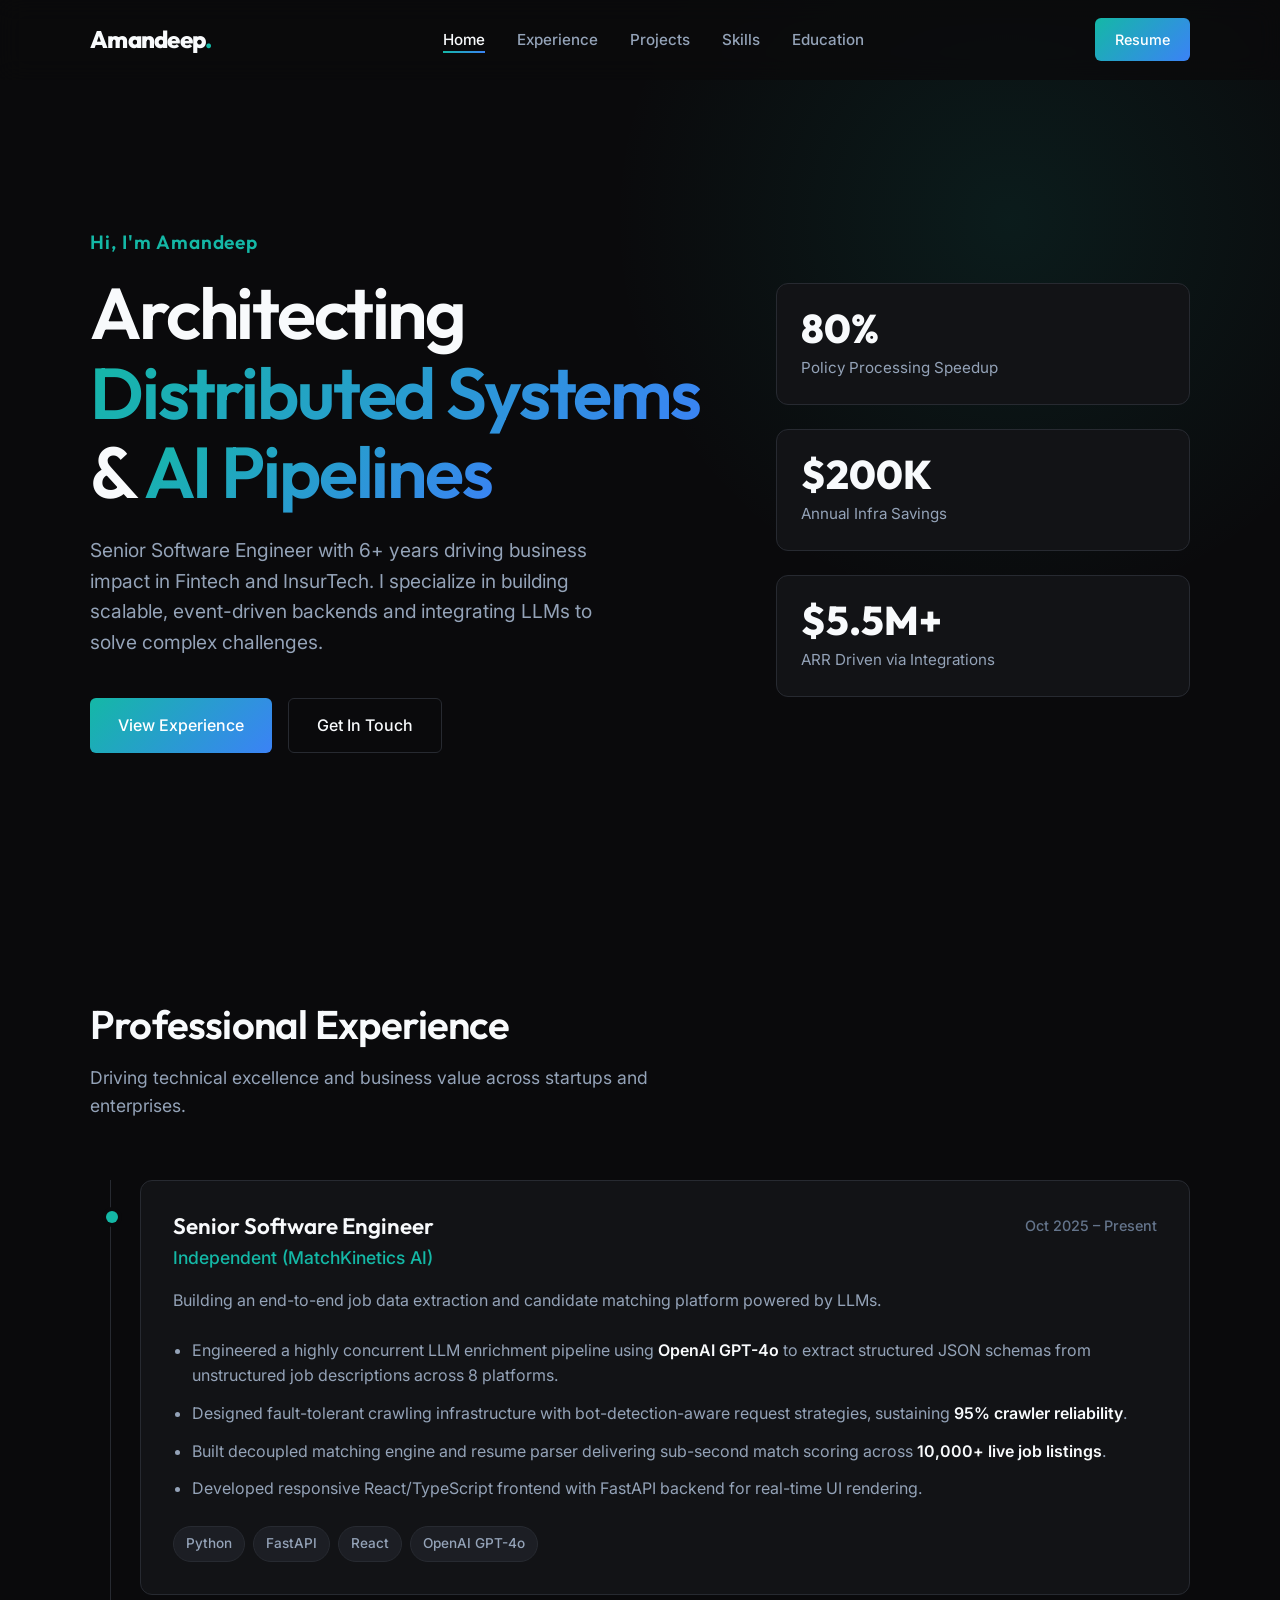
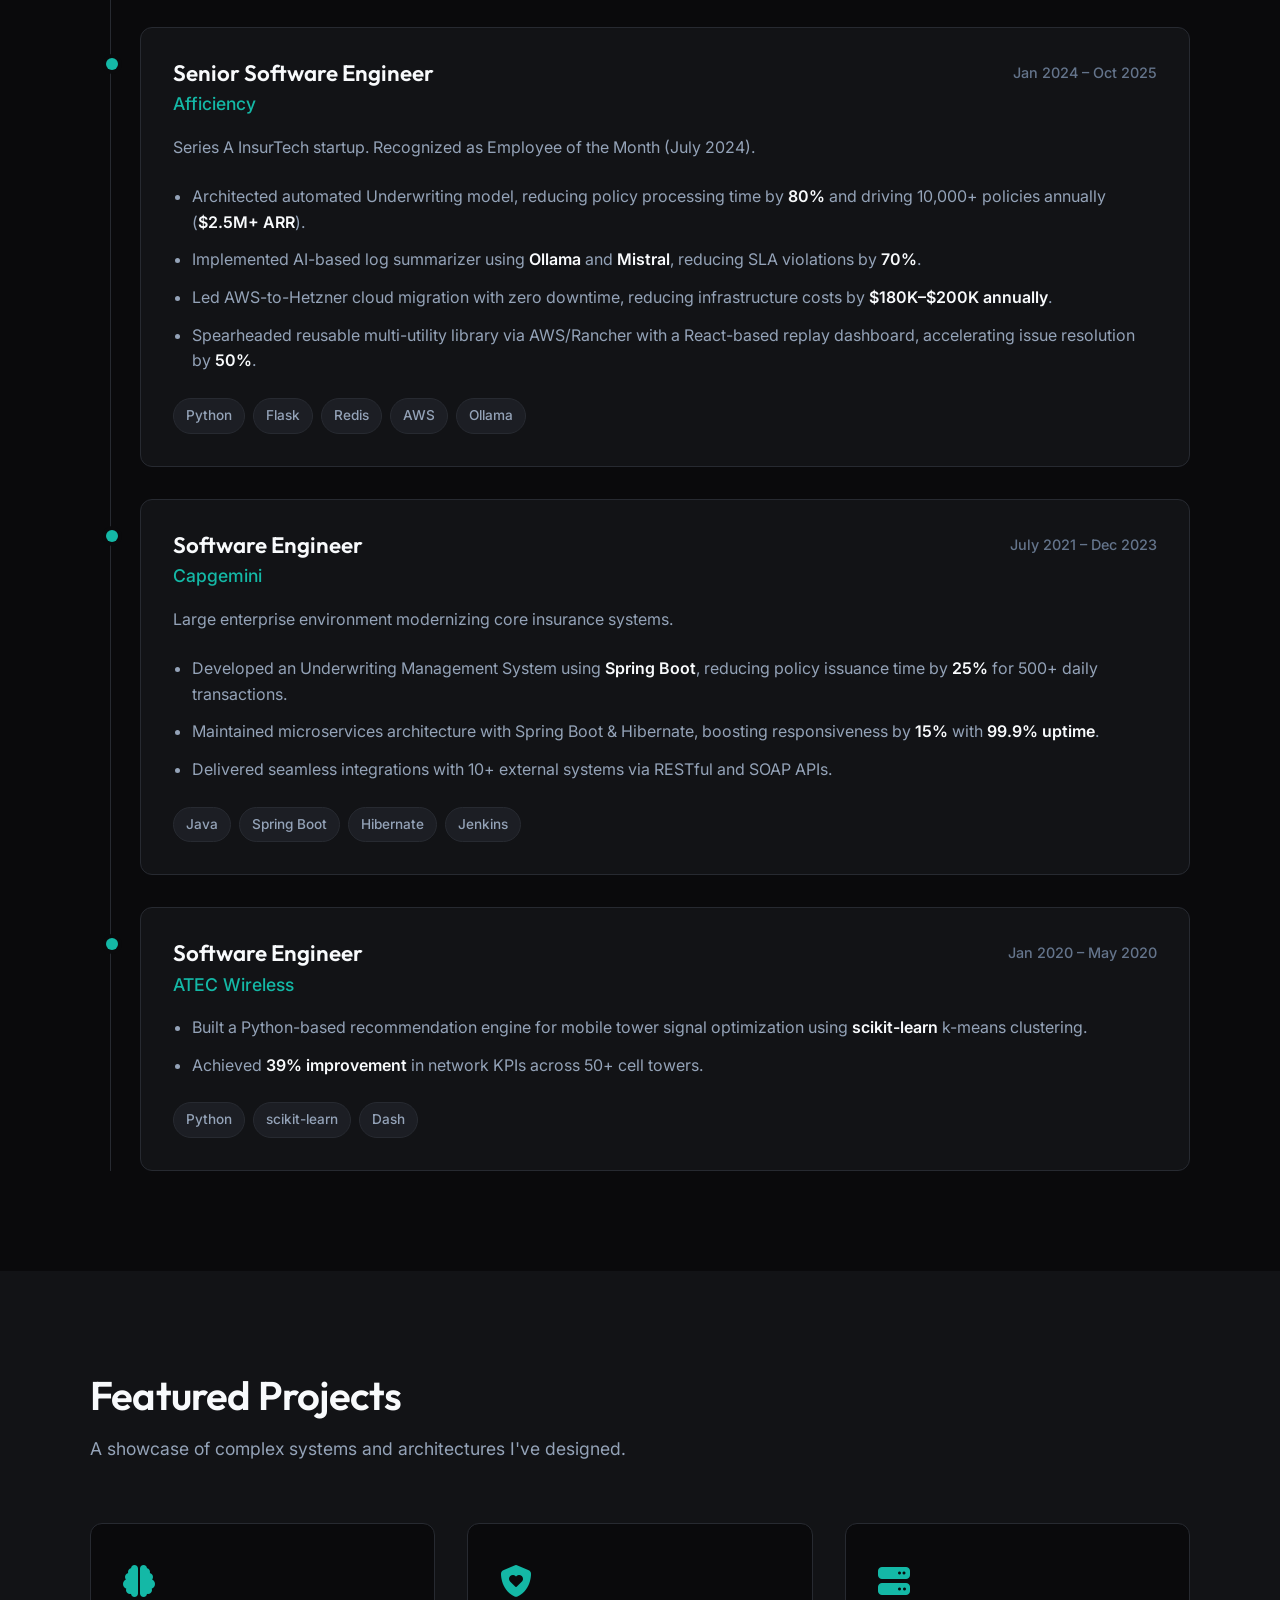
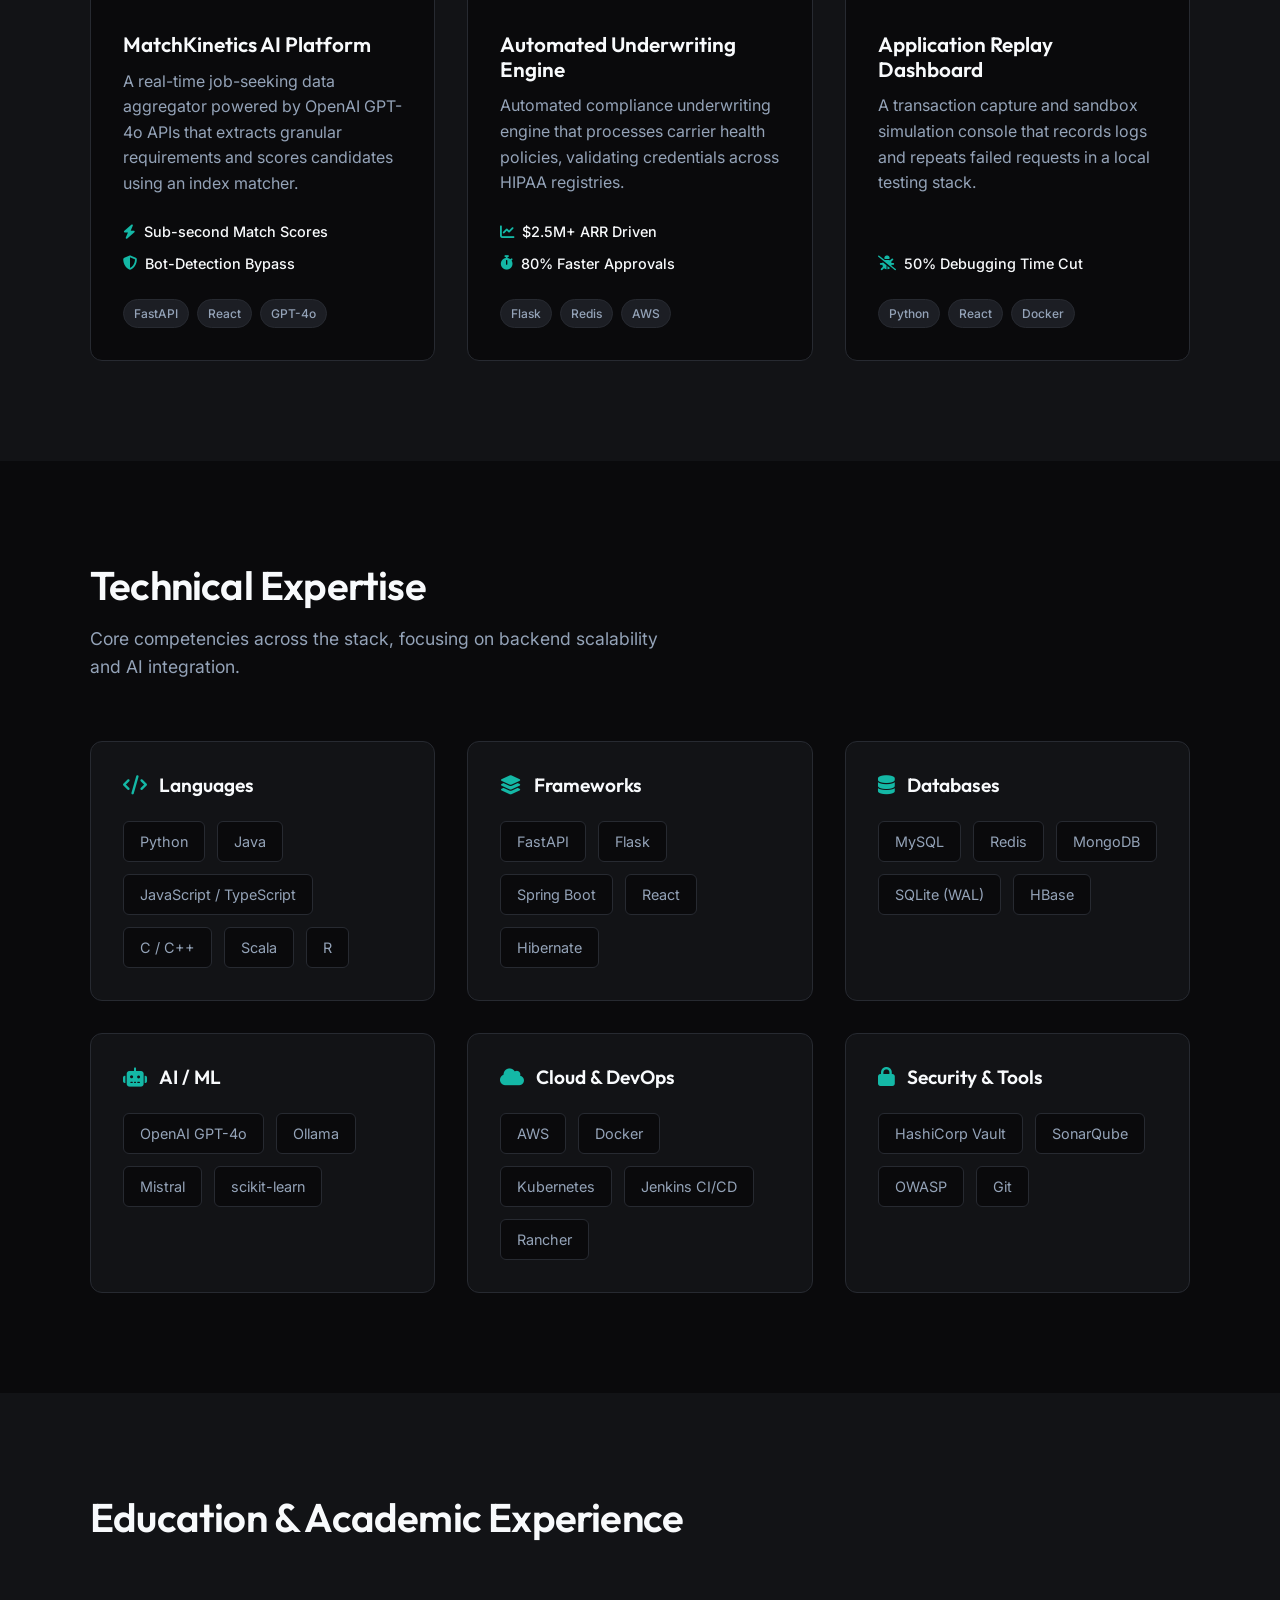
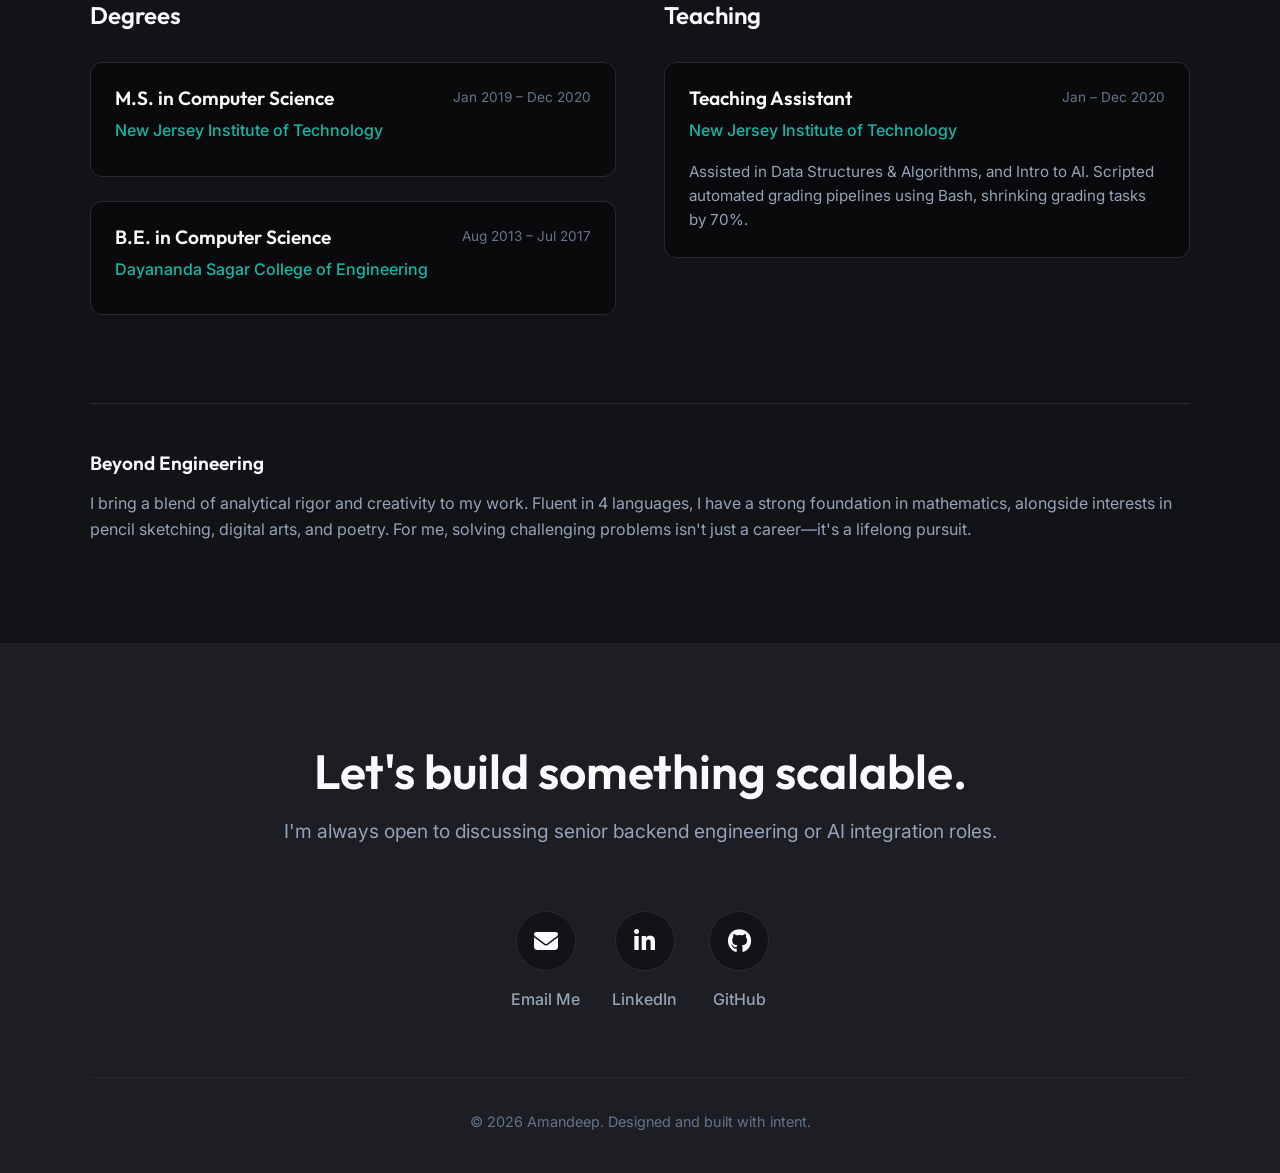
<file: index.html>
<!DOCTYPE html>
<html lang="en">
<head>
  <meta charset="UTF-8">
  <meta name="viewport" content="width=device-width, initial-scale=1.0">
  <meta name="description" content="Portfolio of Amandeep - Senior Software Engineer with 6+ years of experience in distributed backend architectures, InsurTech policy systems, and AI/ML pipelines.">
  <meta name="author" content="Amandeep">
  <meta name="keywords" content="Amandeep, Software Engineer, Backend Engineer, Python, Java, FastAPI, Spring Boot, InsurTech, AI, Machine Learning">
  
  <title>Amandeep | Senior Software Engineer</title>
  
  <link rel="preconnect" href="https://fonts.googleapis.com">
  <link rel="preconnect" href="https://fonts.gstatic.com" crossorigin>
  <link href="https://fonts.googleapis.com/css2?family=Inter:wght@300;400;500;600;700&family=Outfit:wght@400;600;800&display=swap" rel="stylesheet">
  <link rel="stylesheet" href="https://cdnjs.cloudflare.com/ajax/libs/font-awesome/6.4.0/css/all.min.css">
  <link rel="stylesheet" href="assets/css/style.css">
</head>
<body class="dark-theme">

  <nav class="navbar" id="navbar">
    <div class="container nav-container">
      <a href="#hero" class="logo">
        <span class="logo-text">Amandeep<span class="accent">.</span></span>
      </a>
      
      <ul class="nav-links" id="nav-links">
        <li><a href="#hero" class="nav-link active">Home</a></li>
        <li><a href="#experience" class="nav-link">Experience</a></li>
        <li><a href="#projects" class="nav-link">Projects</a></li>
        <li><a href="#skills" class="nav-link">Skills</a></li>
        <li><a href="#education" class="nav-link">Education</a></li>
      </ul>
      
      <div class="nav-actions">
        <a href="assets/Fnu_Amandeep_Resume.pdf" target="_blank" class="btn btn-primary btn-sm">
          Resume
        </a>
        <button class="menu-toggle" id="menu-toggle" aria-label="Toggle navigation menu">
          <i class="fas fa-bars"></i>
        </button>
      </div>
    </div>
  </nav>

  <main>
    <!-- Hero Section -->
    <section id="hero" class="hero">
      <div class="hero-bg-accent"></div>
      <div class="container hero-container">
        <div class="hero-content">
          <p class="hero-greeting">Hi, I'm Amandeep</p>
          <h1 class="hero-title">Architecting <span class="text-gradient">Distributed Systems</span> & <span class="text-gradient">AI Pipelines</span></h1>
          <p class="hero-description">
            Senior Software Engineer with 6+ years driving business impact in Fintech and InsurTech. I specialize in building scalable, event-driven backends and integrating LLMs to solve complex challenges.
          </p>
          <div class="hero-ctas">
            <a href="#experience" class="btn btn-primary">View Experience</a>
            <a href="#contact" class="btn btn-secondary">Get In Touch</a>
          </div>
        </div>
        
        <div class="hero-stats">
          <div class="stat-card fade-up" style="transition-delay: 0.1s">
            <div class="stat-value">80%</div>
            <div class="stat-label">Policy Processing Speedup</div>
          </div>
          <div class="stat-card fade-up" style="transition-delay: 0.2s">
            <div class="stat-value">$200K</div>
            <div class="stat-label">Annual Infra Savings</div>
          </div>
          <div class="stat-card fade-up" style="transition-delay: 0.3s">
            <div class="stat-value">$5.5M+</div>
            <div class="stat-label">ARR Driven via Integrations</div>
          </div>
        </div>
      </div>
    </section>

    <!-- Experience Section -->
    <section id="experience" class="section">
      <div class="container">
        <div class="section-header fade-up">
          <h2 class="section-title">Professional Experience</h2>
          <p class="section-subtitle">Driving technical excellence and business value across startups and enterprises.</p>
        </div>
        
        <div class="experience-timeline">
          <!-- Job 1 -->
          <div class="experience-card fade-up">
            <div class="exp-header">
              <div class="exp-title-group">
                <h3>Senior Software Engineer</h3>
                <span class="exp-company">Independent (MatchKinetics AI)</span>
              </div>
              <div class="exp-meta">
                <span class="exp-date">Oct 2025 – Present</span>
              </div>
            </div>
            <p class="exp-summary">Building an end-to-end job data extraction and candidate matching platform powered by LLMs.</p>
            <ul class="exp-bullets">
              <li>Engineered a highly concurrent LLM enrichment pipeline using <strong>OpenAI GPT-4o</strong> to extract structured JSON schemas from unstructured job descriptions across 8 platforms.</li>
              <li>Designed fault-tolerant crawling infrastructure with bot-detection-aware request strategies, sustaining <strong>95% crawler reliability</strong>.</li>
              <li>Built decoupled matching engine and resume parser delivering sub-second match scoring across <strong>10,000+ live job listings</strong>.</li>
              <li>Developed responsive React/TypeScript frontend with FastAPI backend for real-time UI rendering.</li>
            </ul>
            <div class="tech-stack">
              <span class="tech-pill">Python</span>
              <span class="tech-pill">FastAPI</span>
              <span class="tech-pill">React</span>
              <span class="tech-pill">OpenAI GPT-4o</span>
            </div>
          </div>

          <!-- Job 2 -->
          <div class="experience-card fade-up">
            <div class="exp-header">
              <div class="exp-title-group">
                <h3>Senior Software Engineer</h3>
                <span class="exp-company">Afficiency</span>
              </div>
              <div class="exp-meta">
                <span class="exp-date">Jan 2024 – Oct 2025</span>
              </div>
            </div>
            <p class="exp-summary">Series A InsurTech startup. Recognized as Employee of the Month (July 2024).</p>
            <ul class="exp-bullets">
              <li>Architected automated Underwriting model, reducing policy processing time by <strong>80%</strong> and driving 10,000+ policies annually (<strong>$2.5M+ ARR</strong>).</li>
              <li>Implemented AI-based log summarizer using <strong>Ollama</strong> and <strong>Mistral</strong>, reducing SLA violations by <strong>70%</strong>.</li>
              <li>Led AWS-to-Hetzner cloud migration with zero downtime, reducing infrastructure costs by <strong>$180K–$200K annually</strong>.</li>
              <li>Spearheaded reusable multi-utility library via AWS/Rancher with a React-based replay dashboard, accelerating issue resolution by <strong>50%</strong>.</li>
            </ul>
            <div class="tech-stack">
              <span class="tech-pill">Python</span>
              <span class="tech-pill">Flask</span>
              <span class="tech-pill">Redis</span>
              <span class="tech-pill">AWS</span>
              <span class="tech-pill">Ollama</span>
            </div>
          </div>

          <!-- Job 3 -->
          <div class="experience-card fade-up">
            <div class="exp-header">
              <div class="exp-title-group">
                <h3>Software Engineer</h3>
                <span class="exp-company">Capgemini</span>
              </div>
              <div class="exp-meta">
                <span class="exp-date">July 2021 – Dec 2023</span>
              </div>
            </div>
            <p class="exp-summary">Large enterprise environment modernizing core insurance systems.</p>
            <ul class="exp-bullets">
              <li>Developed an Underwriting Management System using <strong>Spring Boot</strong>, reducing policy issuance time by <strong>25%</strong> for 500+ daily transactions.</li>
              <li>Maintained microservices architecture with Spring Boot & Hibernate, boosting responsiveness by <strong>15%</strong> with <strong>99.9% uptime</strong>.</li>
              <li>Delivered seamless integrations with 10+ external systems via RESTful and SOAP APIs.</li>
            </ul>
            <div class="tech-stack">
              <span class="tech-pill">Java</span>
              <span class="tech-pill">Spring Boot</span>
              <span class="tech-pill">Hibernate</span>
              <span class="tech-pill">Jenkins</span>
            </div>
          </div>
          
          <!-- Job 4 -->
          <div class="experience-card fade-up">
            <div class="exp-header">
              <div class="exp-title-group">
                <h3>Software Engineer</h3>
                <span class="exp-company">ATEC Wireless</span>
              </div>
              <div class="exp-meta">
                <span class="exp-date">Jan 2020 – May 2020</span>
              </div>
            </div>
            <ul class="exp-bullets">
              <li>Built a Python-based recommendation engine for mobile tower signal optimization using <strong>scikit-learn</strong> k-means clustering.</li>
              <li>Achieved <strong>39% improvement</strong> in network KPIs across 50+ cell towers.</li>
            </ul>
            <div class="tech-stack">
              <span class="tech-pill">Python</span>
              <span class="tech-pill">scikit-learn</span>
              <span class="tech-pill">Dash</span>
            </div>
          </div>
        </div>
      </div>
    </section>

    <!-- Projects Section -->
    <section id="projects" class="section section-alt">
      <div class="container">
        <div class="section-header fade-up">
          <h2 class="section-title">Featured Projects</h2>
          <p class="section-subtitle">A showcase of complex systems and architectures I've designed.</p>
        </div>
        
        <div class="projects-grid">
          <!-- Project 1 -->
          <div class="project-card fade-up">
            <div class="project-icon"><i class="fas fa-brain"></i></div>
            <h3 class="project-title">MatchKinetics AI Platform</h3>
            <p class="project-desc">A real-time job-seeking data aggregator powered by OpenAI GPT-4o APIs that extracts granular requirements and scores candidates using an index matcher.</p>
            <div class="project-highlights">
              <span><i class="fas fa-bolt"></i> Sub-second Match Scores</span>
              <span><i class="fas fa-shield-halved"></i> Bot-Detection Bypass</span>
            </div>
            <div class="tech-stack small">
              <span class="tech-pill">FastAPI</span><span class="tech-pill">React</span><span class="tech-pill">GPT-4o</span>
            </div>
          </div>

          <!-- Project 2 -->
          <div class="project-card fade-up" style="transition-delay: 0.1s">
            <div class="project-icon"><i class="fas fa-shield-heart"></i></div>
            <h3 class="project-title">Automated Underwriting Engine</h3>
            <p class="project-desc">Automated compliance underwriting engine that processes carrier health policies, validating credentials across HIPAA registries.</p>
            <div class="project-highlights">
              <span><i class="fas fa-chart-line"></i> $2.5M+ ARR Driven</span>
              <span><i class="fas fa-stopwatch"></i> 80% Faster Approvals</span>
            </div>
            <div class="tech-stack small">
              <span class="tech-pill">Flask</span><span class="tech-pill">Redis</span><span class="tech-pill">AWS</span>
            </div>
          </div>

          <!-- Project 3 -->
          <div class="project-card fade-up" style="transition-delay: 0.2s">
            <div class="project-icon"><i class="fas fa-server"></i></div>
            <h3 class="project-title">Application Replay Dashboard</h3>
            <p class="project-desc">A transaction capture and sandbox simulation console that records logs and repeats failed requests in a local testing stack.</p>
            <div class="project-highlights">
              <span><i class="fas fa-bug-slash"></i> 50% Debugging Time Cut</span>
            </div>
            <div class="tech-stack small">
              <span class="tech-pill">Python</span><span class="tech-pill">React</span><span class="tech-pill">Docker</span>
            </div>
          </div>
        </div>
      </div>
    </section>

    <!-- Skills Section -->
    <section id="skills" class="section">
      <div class="container">
        <div class="section-header fade-up">
          <h2 class="section-title">Technical Expertise</h2>
          <p class="section-subtitle">Core competencies across the stack, focusing on backend scalability and AI integration.</p>
        </div>
        
        <div class="skills-grid">
          <div class="skill-category fade-up">
            <h3><i class="fas fa-code"></i> Languages</h3>
            <div class="skill-list">
              <span>Python</span><span>Java</span><span>JavaScript / TypeScript</span><span>C / C++</span><span>Scala</span><span>R</span>
            </div>
          </div>
          <div class="skill-category fade-up">
            <h3><i class="fas fa-layer-group"></i> Frameworks</h3>
            <div class="skill-list">
              <span>FastAPI</span><span>Flask</span><span>Spring Boot</span><span>React</span><span>Hibernate</span>
            </div>
          </div>
          <div class="skill-category fade-up">
            <h3><i class="fas fa-database"></i> Databases</h3>
            <div class="skill-list">
              <span>MySQL</span><span>Redis</span><span>MongoDB</span><span>SQLite (WAL)</span><span>HBase</span>
            </div>
          </div>
          <div class="skill-category fade-up">
            <h3><i class="fas fa-robot"></i> AI / ML</h3>
            <div class="skill-list">
              <span>OpenAI GPT-4o</span><span>Ollama</span><span>Mistral</span><span>scikit-learn</span>
            </div>
          </div>
          <div class="skill-category fade-up">
            <h3><i class="fas fa-cloud"></i> Cloud & DevOps</h3>
            <div class="skill-list">
              <span>AWS</span><span>Docker</span><span>Kubernetes</span><span>Jenkins CI/CD</span><span>Rancher</span>
            </div>
          </div>
          <div class="skill-category fade-up">
            <h3><i class="fas fa-lock"></i> Security & Tools</h3>
            <div class="skill-list">
              <span>HashiCorp Vault</span><span>SonarQube</span><span>OWASP</span><span>Git</span>
            </div>
          </div>
        </div>
      </div>
    </section>

    <!-- Education Section -->
    <section id="education" class="section section-alt">
      <div class="container">
        <div class="section-header fade-up">
          <h2 class="section-title">Education & Academic Experience</h2>
        </div>
        
        <div class="edu-grid">
          <div class="edu-column fade-up">
            <h3 class="column-title">Degrees</h3>
            <div class="edu-card">
              <div class="edu-card-header">
                <h4>M.S. in Computer Science</h4>
                <span class="edu-date">Jan 2019 – Dec 2020</span>
              </div>
              <p class="edu-school">New Jersey Institute of Technology</p>
            </div>
            <div class="edu-card">
              <div class="edu-card-header">
                <h4>B.E. in Computer Science</h4>
                <span class="edu-date">Aug 2013 – Jul 2017</span>
              </div>
              <p class="edu-school">Dayananda Sagar College of Engineering</p>
            </div>
          </div>
          
          <div class="edu-column fade-up" style="transition-delay: 0.1s">
            <h3 class="column-title">Teaching</h3>
            <div class="edu-card">
              <div class="edu-card-header">
                <h4>Teaching Assistant</h4>
                <span class="edu-date">Jan – Dec 2020</span>
              </div>
              <p class="edu-school">New Jersey Institute of Technology</p>
              <p class="edu-desc">Assisted in Data Structures & Algorithms, and Intro to AI. Scripted automated grading pipelines using Bash, shrinking grading tasks by 70%.</p>
            </div>
          </div>
        </div>
        
        <div class="about-bio fade-up" style="margin-top: 4rem; padding-top: 3rem; border-top: 1px solid var(--border-color);">
          <h3 style="margin-bottom: 1rem; color: var(--text-primary); font-size: 1.2rem;">Beyond Engineering</h3>
          <p style="color: var(--text-secondary); line-height: 1.6;">
            I bring a blend of analytical rigor and creativity to my work. Fluent in 4 languages, I have a strong foundation in mathematics, alongside interests in pencil sketching, digital arts, and poetry. For me, solving challenging problems isn't just a career—it's a lifelong pursuit.
          </p>
        </div>
      </div>
    </section>
  </main>

  <footer id="contact" class="footer">
    <div class="container footer-container">
      <div class="footer-cta fade-up">
        <h2>Let's build something scalable.</h2>
        <p>I'm always open to discussing senior backend engineering or AI integration roles.</p>
      </div>
      
      <div class="footer-links fade-up">
        <a href="mailto:amandeepverma.tech@gmail.com" class="social-link">
          <div class="social-icon"><i class="fas fa-envelope"></i></div>
          <span>Email Me</span>
        </a>
        <a href="https://www.linkedin.com/in/amandeepverma/" target="_blank" class="social-link">
          <div class="social-icon"><i class="fab fa-linkedin-in"></i></div>
          <span>LinkedIn</span>
        </a>
        <a href="https://github.com/amandeep-verma" target="_blank" class="social-link">
          <div class="social-icon"><i class="fab fa-github"></i></div>
          <span>GitHub</span>
        </a>
      </div>
      
      <div class="footer-bottom">
        <p>&copy; 2026 Amandeep. Designed and built with intent.</p>
      </div>
    </div>
  </footer>

  <script src="assets/js/main.js"></script>
</body>
</html>
</file>
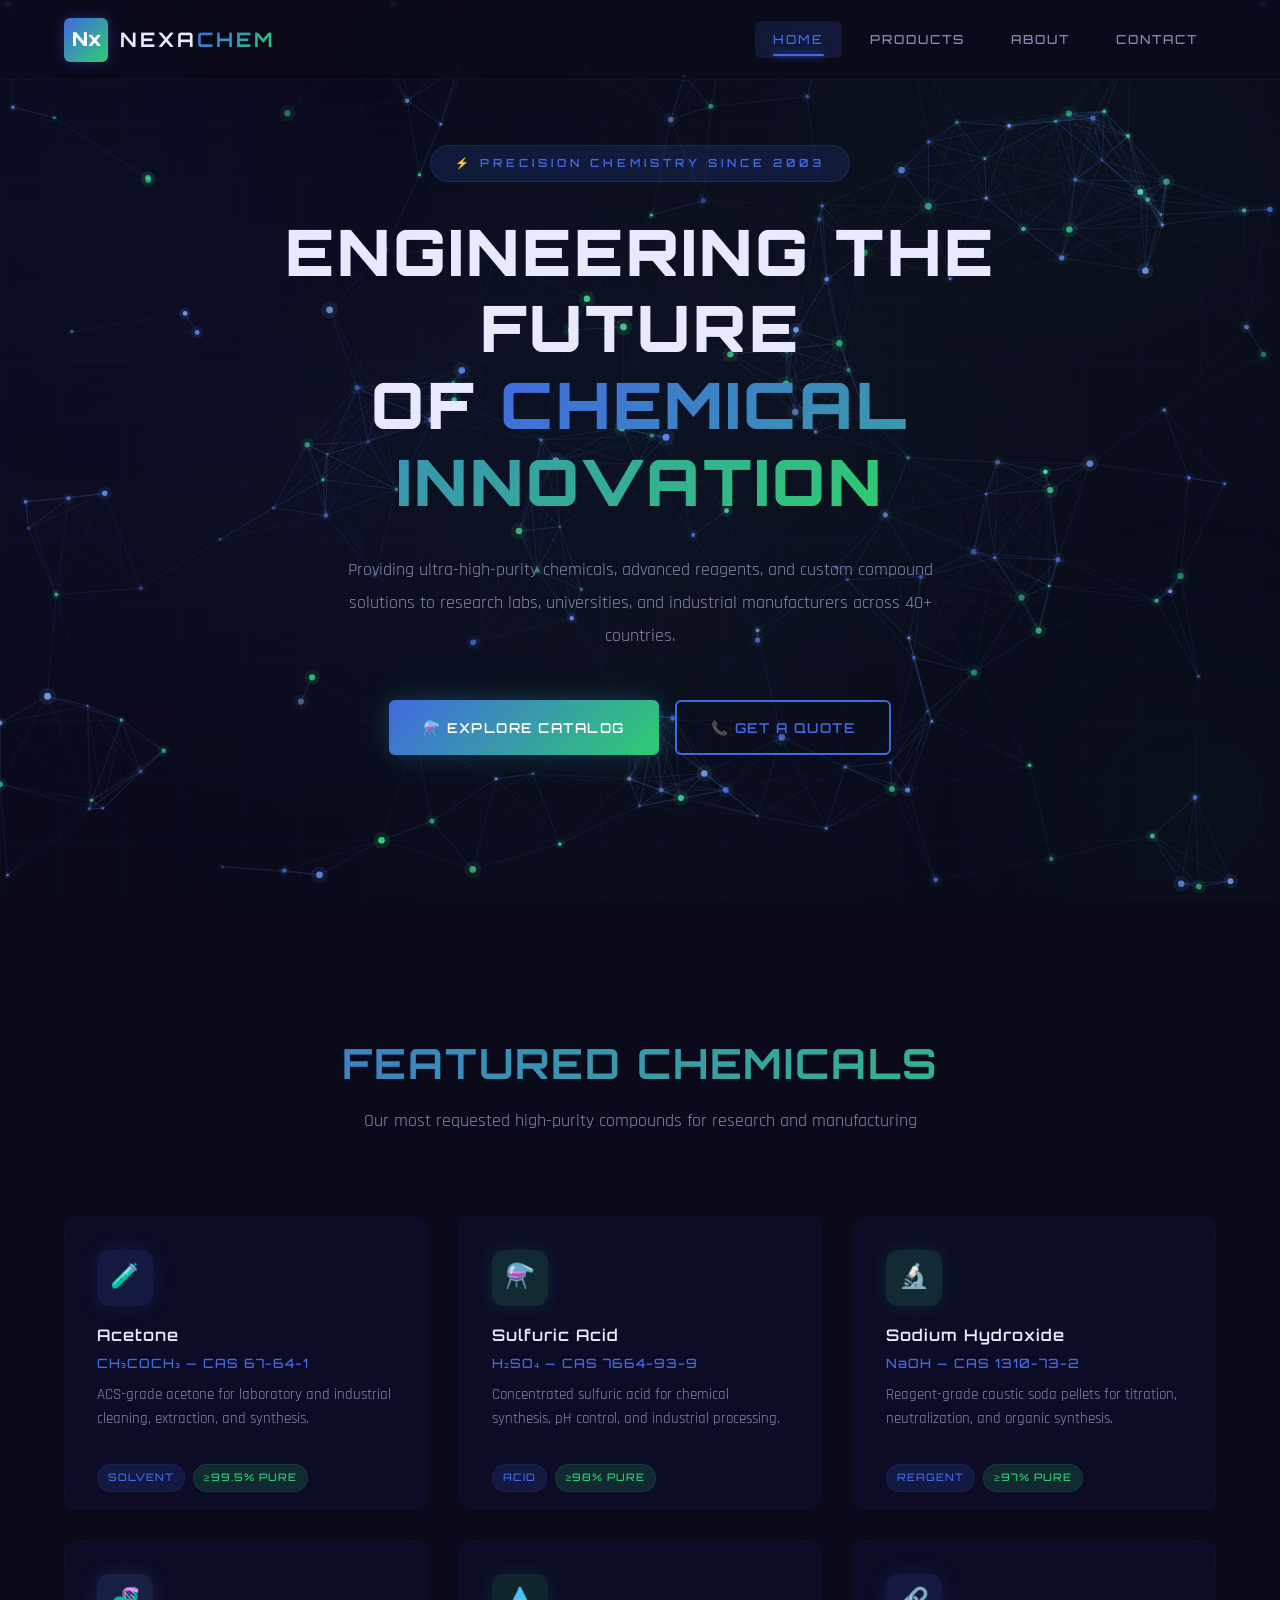
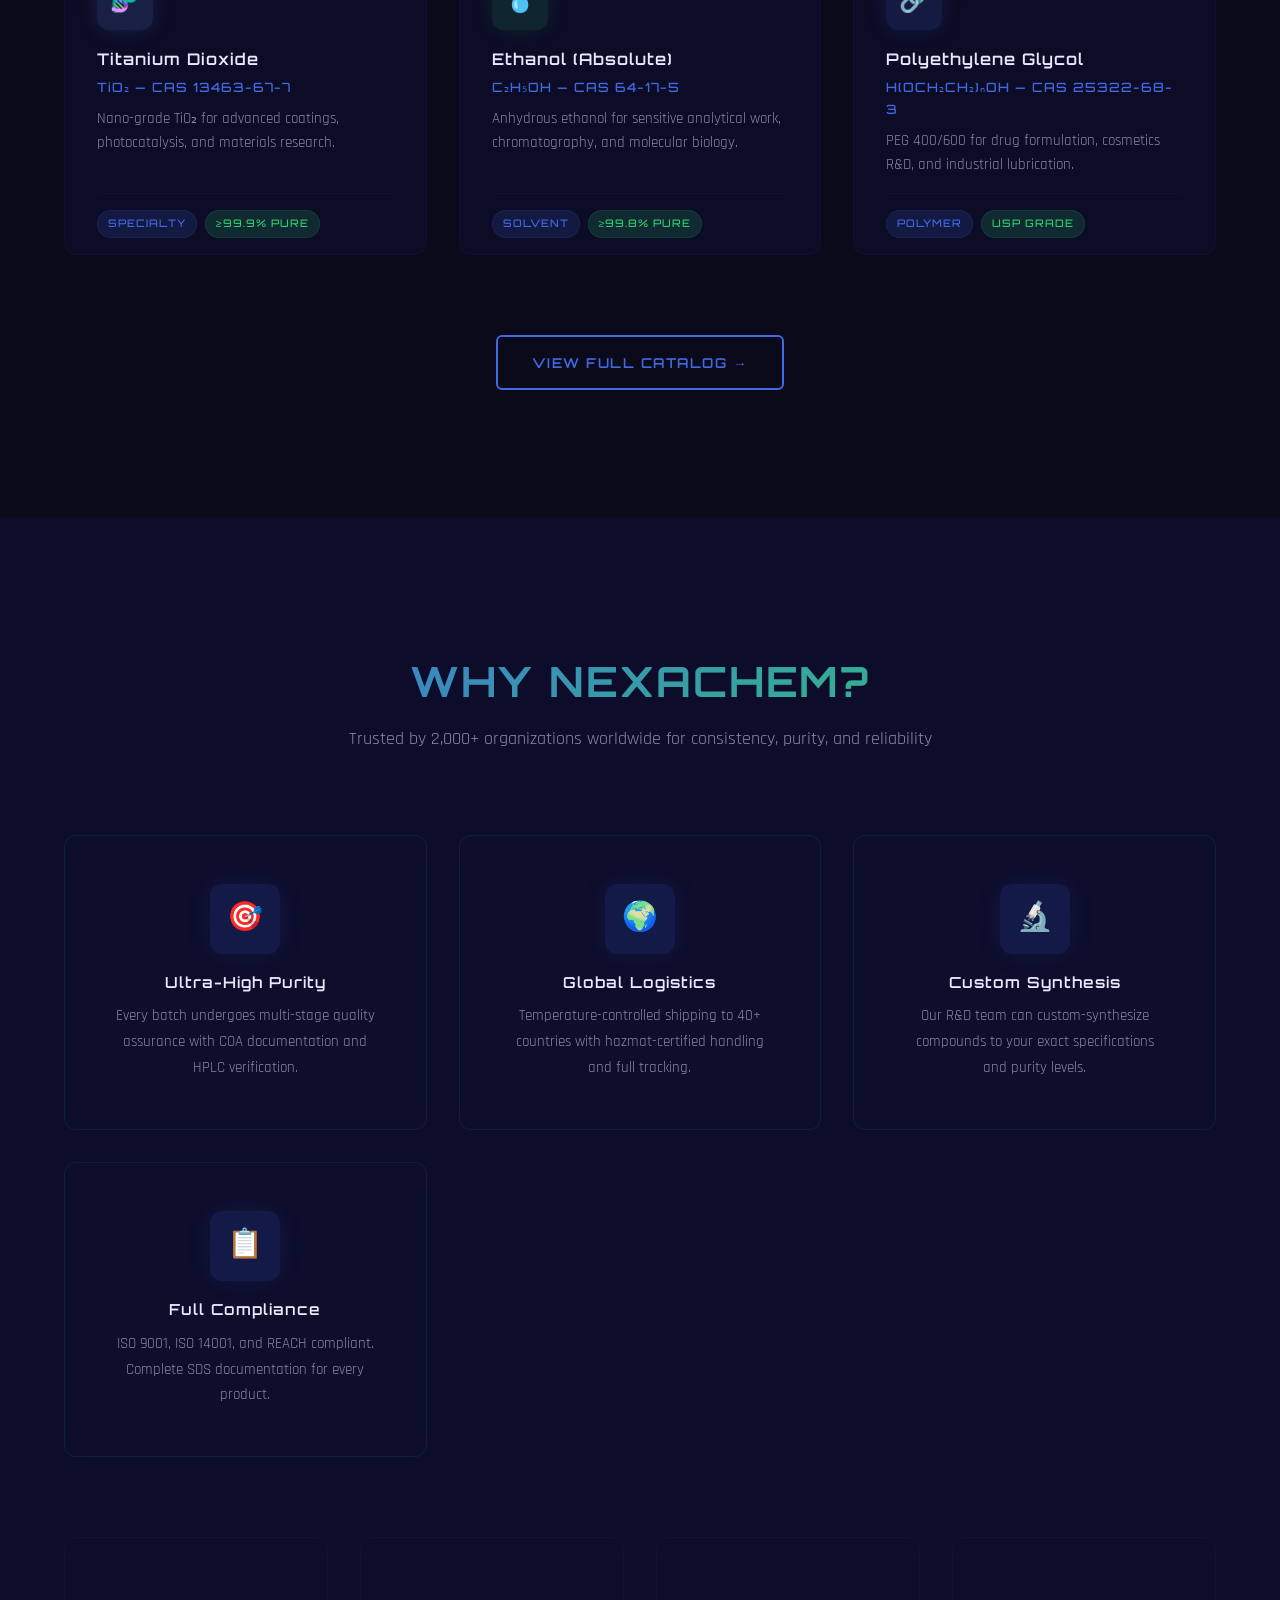
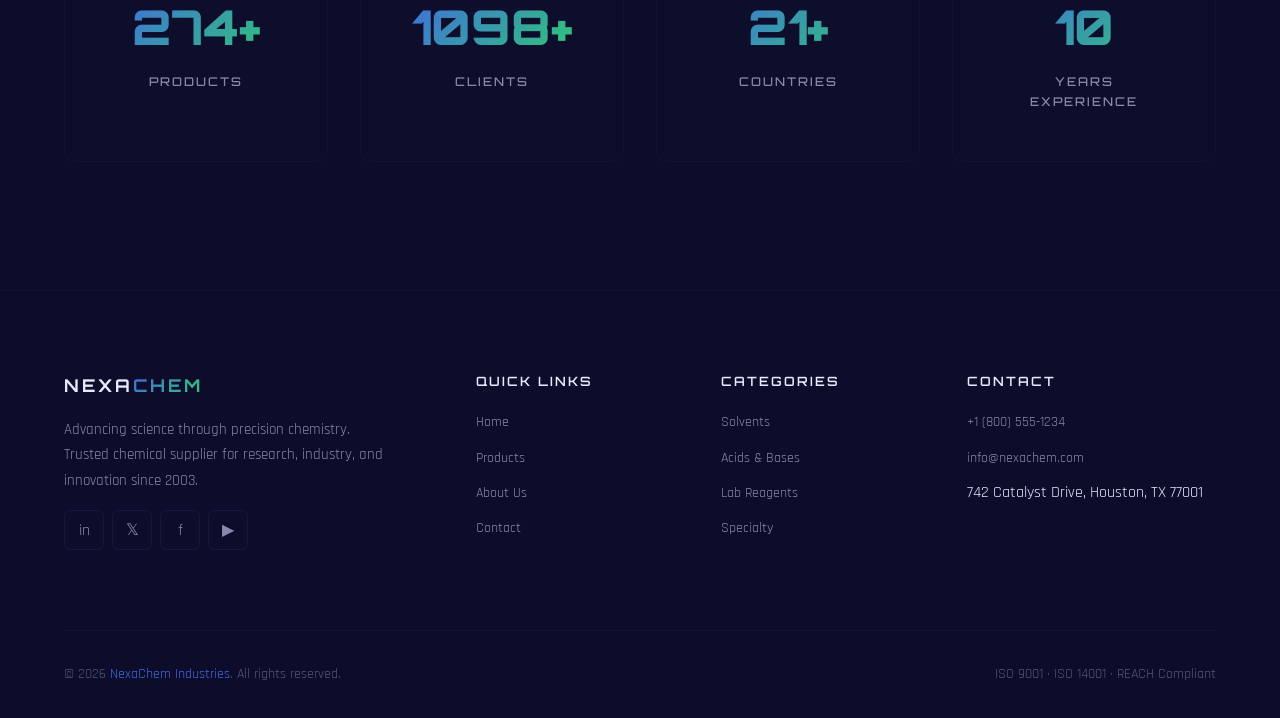
<file: Chemical Engineering Website/index.html>
<!DOCTYPE html>
<html lang="en">

<head>
  <meta charset="UTF-8">
  <meta name="viewport" content="width=device-width, initial-scale=1.0">
  <title>NexaChem — Advanced Chemical Solutions</title>
  <meta name="description"
    content="NexaChem delivers high-purity industrial chemicals, lab reagents, and specialty compounds for research and manufacturing worldwide.">
  <link rel="stylesheet" href="styles.css">
  <link rel="icon"
    href="data:image/svg+xml,<svg xmlns='http://www.w3.org/2000/svg' viewBox='0 0 100 100'><text y='.9em' font-size='90'>⚗️</text></svg>">
</head>

<body>

  <!-- Background Effects -->
  <div class="hex-bg"></div>
  <div class="grid-overlay"></div>

  <!-- ========== NAVBAR ========== -->
  <nav class="navbar" id="mainNav">
    <div class="container">
      <a href="index.html" class="nav-logo">
        <div class="logo-icon">Nx</div>
        <div class="logo-text">Nexa<span>Chem</span></div>
      </a>
      <div class="nav-links" id="navLinks">
        <a href="index.html" class="active">Home</a>
        <a href="products.html">Products</a>
        <a href="about.html">About</a>
        <a href="contact.html">Contact</a>
      </div>
      <div class="hamburger" id="hamburger">
        <span></span><span></span><span></span>
      </div>
    </div>
  </nav>

  <!-- ========== HERO ========== -->
  <section class="hero" id="hero">
    <canvas class="hero-canvas" id="heroCanvas"></canvas>
    <div class="hero-gradient-orb orb-1"></div>
    <div class="hero-gradient-orb orb-2"></div>
    <div class="hero-content">
      <div class="hero-badge">⚡ Precision Chemistry Since 2003</div>
      <h1>
        Engineering the Future<br>
        of <span class="gradient-text">Chemical Innovation</span>
      </h1>
      <p>
        Providing ultra-high-purity chemicals, advanced reagents, and custom compound solutions
        to research labs, universities, and industrial manufacturers across 40+ countries.
      </p>
      <div class="hero-buttons">
        <a href="products.html" class="btn btn-primary">⚗️ Explore Catalog</a>
        <a href="contact.html" class="btn btn-outline">📞 Get a Quote</a>
      </div>
    </div>
  </section>

  <!-- ========== FEATURED CHEMICALS ========== -->
  <section class="section" id="featured">
    <div class="container">
      <div class="section-header reveal">
        <h2>Featured Chemicals</h2>
        <p>Our most requested high-purity compounds for research and manufacturing</p>
      </div>
      <div class="products-grid">
        <!-- Card 1 -->
        <div class="chem-card reveal" data-category="solvents">
          <div class="chem-icon cyan">🧪</div>
          <h3>Acetone</h3>
          <div class="chem-formula">CH₃COCH₃ — CAS 67-64-1</div>
          <p>ACS-grade acetone for laboratory and industrial cleaning, extraction, and synthesis.</p>
          <div class="chem-meta">
            <span class="chem-tag">Solvent</span>
            <span class="chem-tag purity">≥99.5% Pure</span>
          </div>
        </div>
        <!-- Card 2 -->
        <div class="chem-card reveal" data-category="acids">
          <div class="chem-icon magenta">⚗️</div>
          <h3>Sulfuric Acid</h3>
          <div class="chem-formula">H₂SO₄ — CAS 7664-93-9</div>
          <p>Concentrated sulfuric acid for chemical synthesis, pH control, and industrial processing.</p>
          <div class="chem-meta">
            <span class="chem-tag">Acid</span>
            <span class="chem-tag purity">≥98% Pure</span>
          </div>
        </div>
        <!-- Card 3 -->
        <div class="chem-card reveal" data-category="reagents">
          <div class="chem-icon green">🔬</div>
          <h3>Sodium Hydroxide</h3>
          <div class="chem-formula">NaOH — CAS 1310-73-2</div>
          <p>Reagent-grade caustic soda pellets for titration, neutralization, and organic synthesis.</p>
          <div class="chem-meta">
            <span class="chem-tag">Reagent</span>
            <span class="chem-tag purity">≥97% Pure</span>
          </div>
        </div>
        <!-- Card 4 -->
        <div class="chem-card reveal" data-category="specialty">
          <div class="chem-icon amber">🧬</div>
          <h3>Titanium Dioxide</h3>
          <div class="chem-formula">TiO₂ — CAS 13463-67-7</div>
          <p>Nano-grade TiO₂ for advanced coatings, photocatalysis, and materials research.</p>
          <div class="chem-meta">
            <span class="chem-tag">Specialty</span>
            <span class="chem-tag purity">≥99.9% Pure</span>
          </div>
        </div>
        <!-- Card 5 -->
        <div class="chem-card reveal" data-category="solvents">
          <div class="chem-icon purple">💧</div>
          <h3>Ethanol (Absolute)</h3>
          <div class="chem-formula">C₂H₅OH — CAS 64-17-5</div>
          <p>Anhydrous ethanol for sensitive analytical work, chromatography, and molecular biology.</p>
          <div class="chem-meta">
            <span class="chem-tag">Solvent</span>
            <span class="chem-tag purity">≥99.8% Pure</span>
          </div>
        </div>
        <!-- Card 6 -->
        <div class="chem-card reveal" data-category="polymers">
          <div class="chem-icon cyan">🔗</div>
          <h3>Polyethylene Glycol</h3>
          <div class="chem-formula">H(OCH₂CH₂)ₙOH — CAS 25322-68-3</div>
          <p>PEG 400/600 for drug formulation, cosmetics R&D, and industrial lubrication.</p>
          <div class="chem-meta">
            <span class="chem-tag">Polymer</span>
            <span class="chem-tag purity">USP Grade</span>
          </div>
        </div>
      </div>
      <div style="text-align:center; margin-top: var(--space-2xl);" class="reveal">
        <a href="products.html" class="btn btn-outline">View Full Catalog →</a>
      </div>
    </div>
  </section>

  <!-- ========== WHY CHOOSE US ========== -->
  <section class="section" style="background: var(--bg-secondary);">
    <div class="container">
      <div class="section-header reveal">
        <h2>Why NexaChem?</h2>
        <p>Trusted by 2,000+ organizations worldwide for consistency, purity, and reliability</p>
      </div>
      <div class="features-grid">
        <div class="glass-card feature-card reveal">
          <div class="icon-wrap">🎯</div>
          <h3>Ultra-High Purity</h3>
          <p>Every batch undergoes multi-stage quality assurance with COA documentation and HPLC verification.</p>
        </div>
        <div class="glass-card feature-card reveal">
          <div class="icon-wrap">🌍</div>
          <h3>Global Logistics</h3>
          <p>Temperature-controlled shipping to 40+ countries with hazmat-certified handling and full tracking.</p>
        </div>
        <div class="glass-card feature-card reveal">
          <div class="icon-wrap">🔬</div>
          <h3>Custom Synthesis</h3>
          <p>Our R&D team can custom-synthesize compounds to your exact specifications and purity levels.</p>
        </div>
        <div class="glass-card feature-card reveal">
          <div class="icon-wrap">📋</div>
          <h3>Full Compliance</h3>
          <p>ISO 9001, ISO 14001, and REACH compliant. Complete SDS documentation for every product.</p>
        </div>
      </div>

      <!-- Stats -->
      <div class="stats-row reveal">
        <div class="stat-item">
          <div class="stat-number" data-count="500" data-suffix="+">0</div>
          <div class="stat-label">Products</div>
        </div>
        <div class="stat-item">
          <div class="stat-number" data-count="2000" data-suffix="+">0</div>
          <div class="stat-label">Clients</div>
        </div>
        <div class="stat-item">
          <div class="stat-number" data-count="40" data-suffix="+">0</div>
          <div class="stat-label">Countries</div>
        </div>
        <div class="stat-item">
          <div class="stat-number" data-count="20" data-suffix="">0</div>
          <div class="stat-label">Years Experience</div>
        </div>
      </div>
    </div>
  </section>

  <!-- ========== FOOTER ========== -->
  <footer class="site-footer">
    <div class="container">
      <div class="footer-grid">
        <div class="footer-about">
          <div class="footer-logo">Nexa<span>Chem</span></div>
          <p>Advancing science through precision chemistry. Trusted chemical supplier for research, industry, and
            innovation since 2003.</p>
          <div class="footer-social">
            <a href="#" aria-label="LinkedIn">in</a>
            <a href="#" aria-label="Twitter">𝕏</a>
            <a href="#" aria-label="Facebook">f</a>
            <a href="#" aria-label="YouTube">▶</a>
          </div>
        </div>
        <div class="footer-column">
          <h4>Quick Links</h4>
          <ul>
            <li><a href="index.html">Home</a></li>
            <li><a href="products.html">Products</a></li>
            <li><a href="about.html">About Us</a></li>
            <li><a href="contact.html">Contact</a></li>
          </ul>
        </div>
        <div class="footer-column">
          <h4>Categories</h4>
          <ul>
            <li><a href="products.html">Solvents</a></li>
            <li><a href="products.html">Acids & Bases</a></li>
            <li><a href="products.html">Lab Reagents</a></li>
            <li><a href="products.html">Specialty</a></li>
          </ul>
        </div>
        <div class="footer-column">
          <h4>Contact</h4>
          <ul>
            <li><a href="tel:+18005551234">+1 (800) 555-1234</a></li>
            <li><a href="mailto:info@nexachem.com">info@nexachem.com</a></li>
            <li>742 Catalyst Drive, Houston, TX 77001</li>
          </ul>
        </div>
      </div>
      <div class="footer-bottom">
        <p>&copy; 2026 <span>NexaChem Industries</span>. All rights reserved.</p>
        <p>ISO 9001 · ISO 14001 · REACH Compliant</p>
      </div>
    </div>
  </footer>

  <script src="script.js"></script>
</body>

</html>
</file>
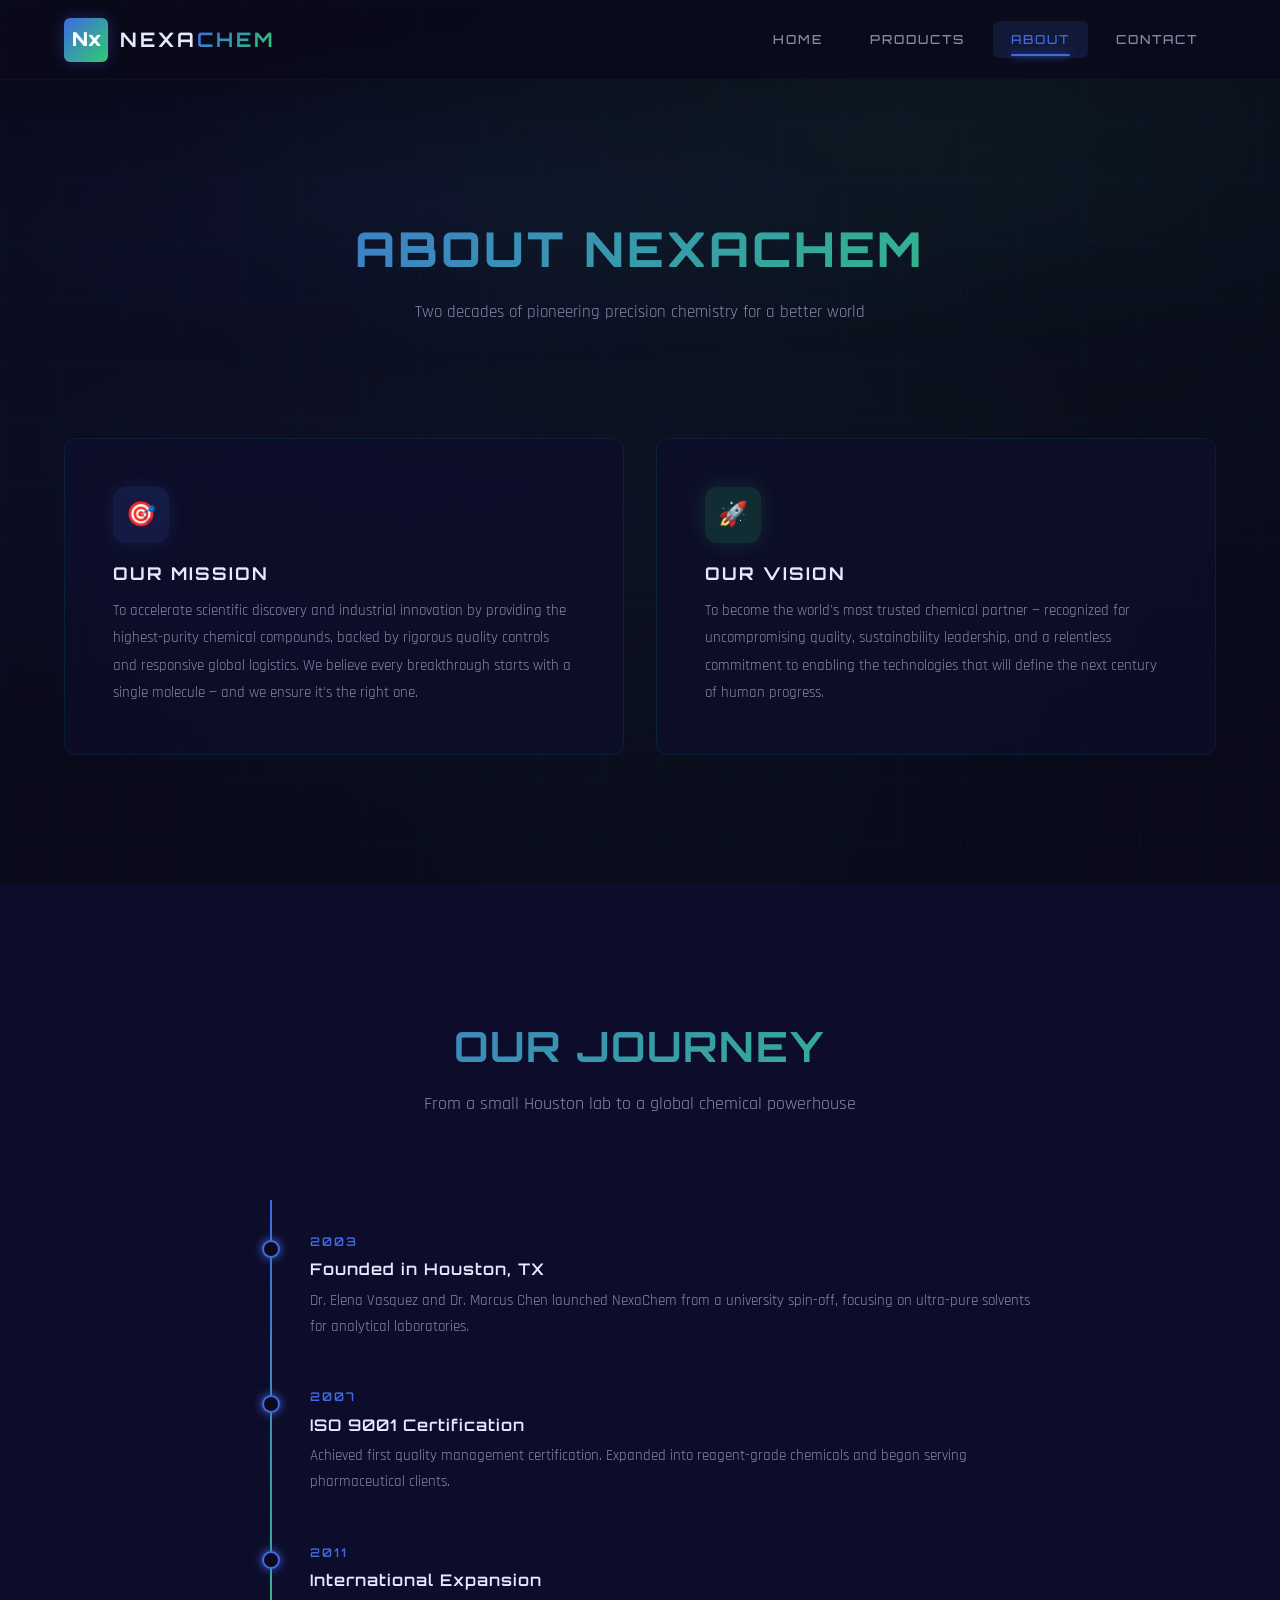
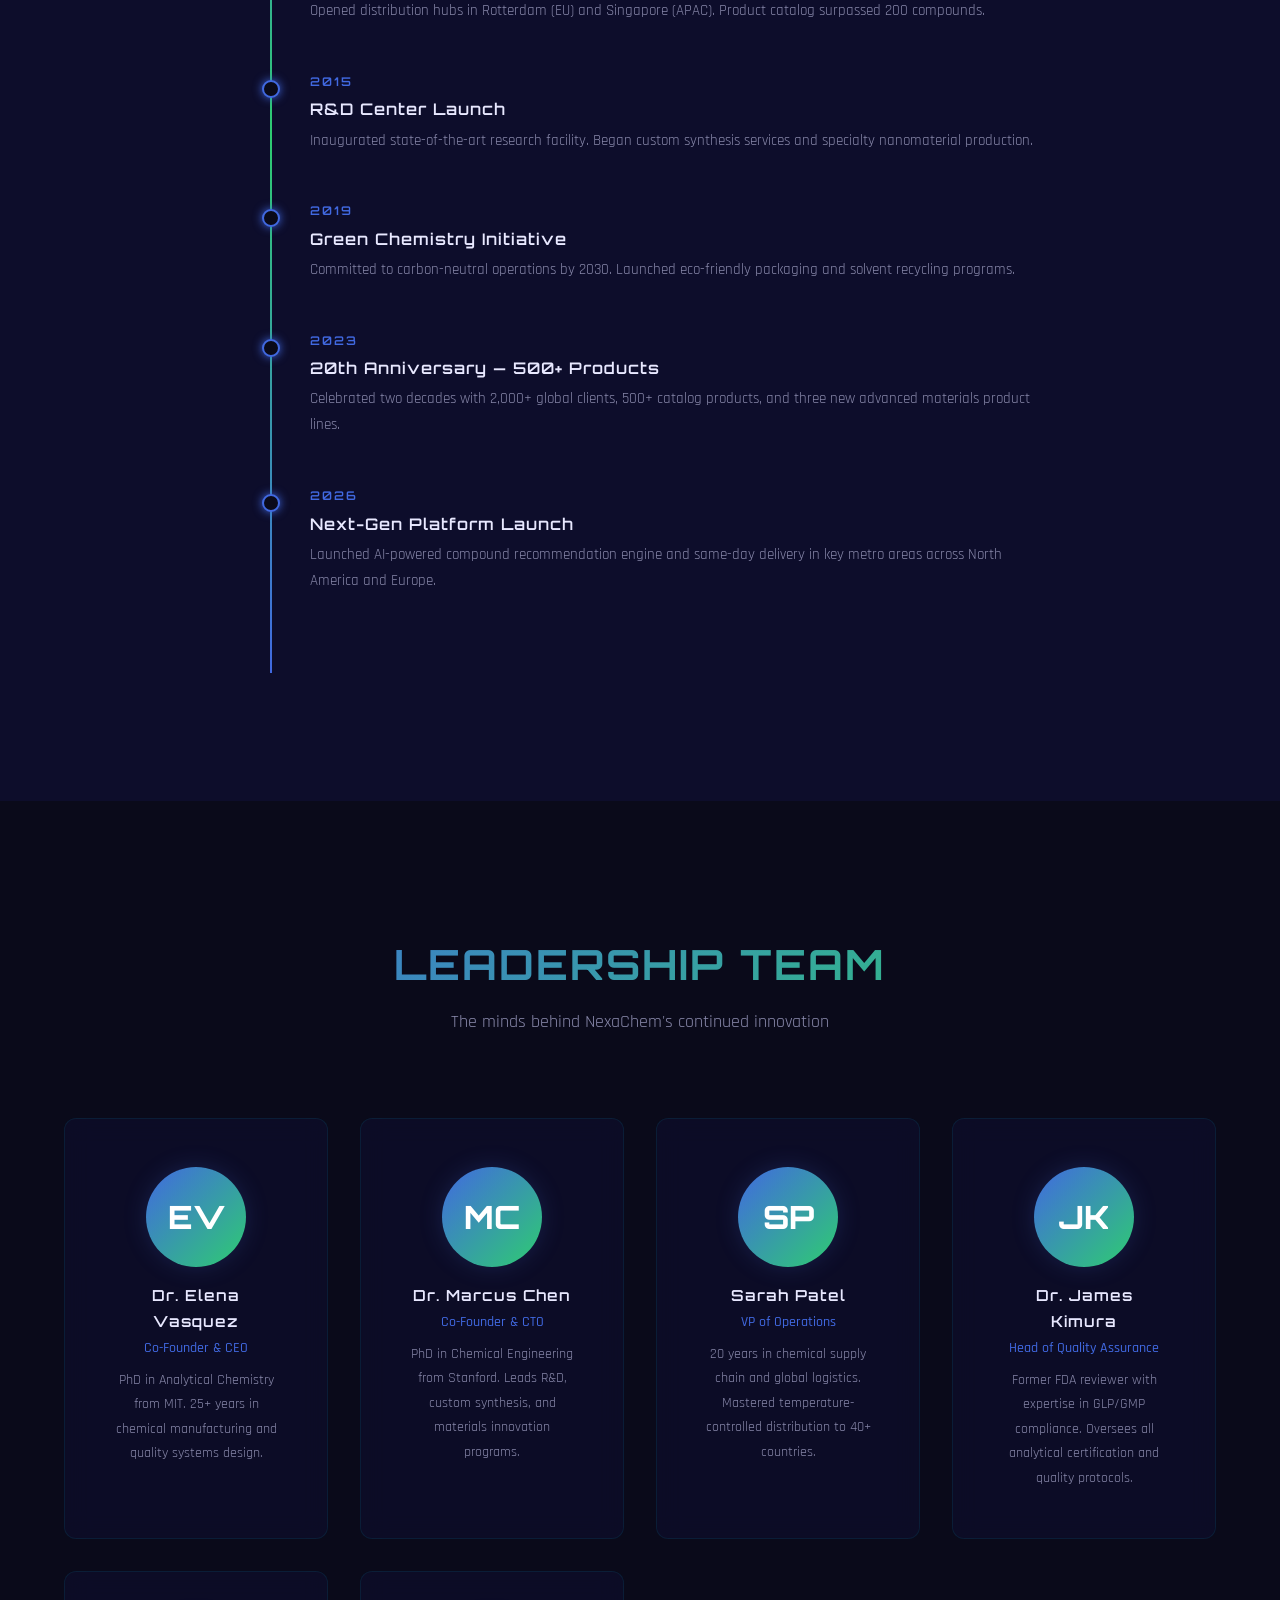
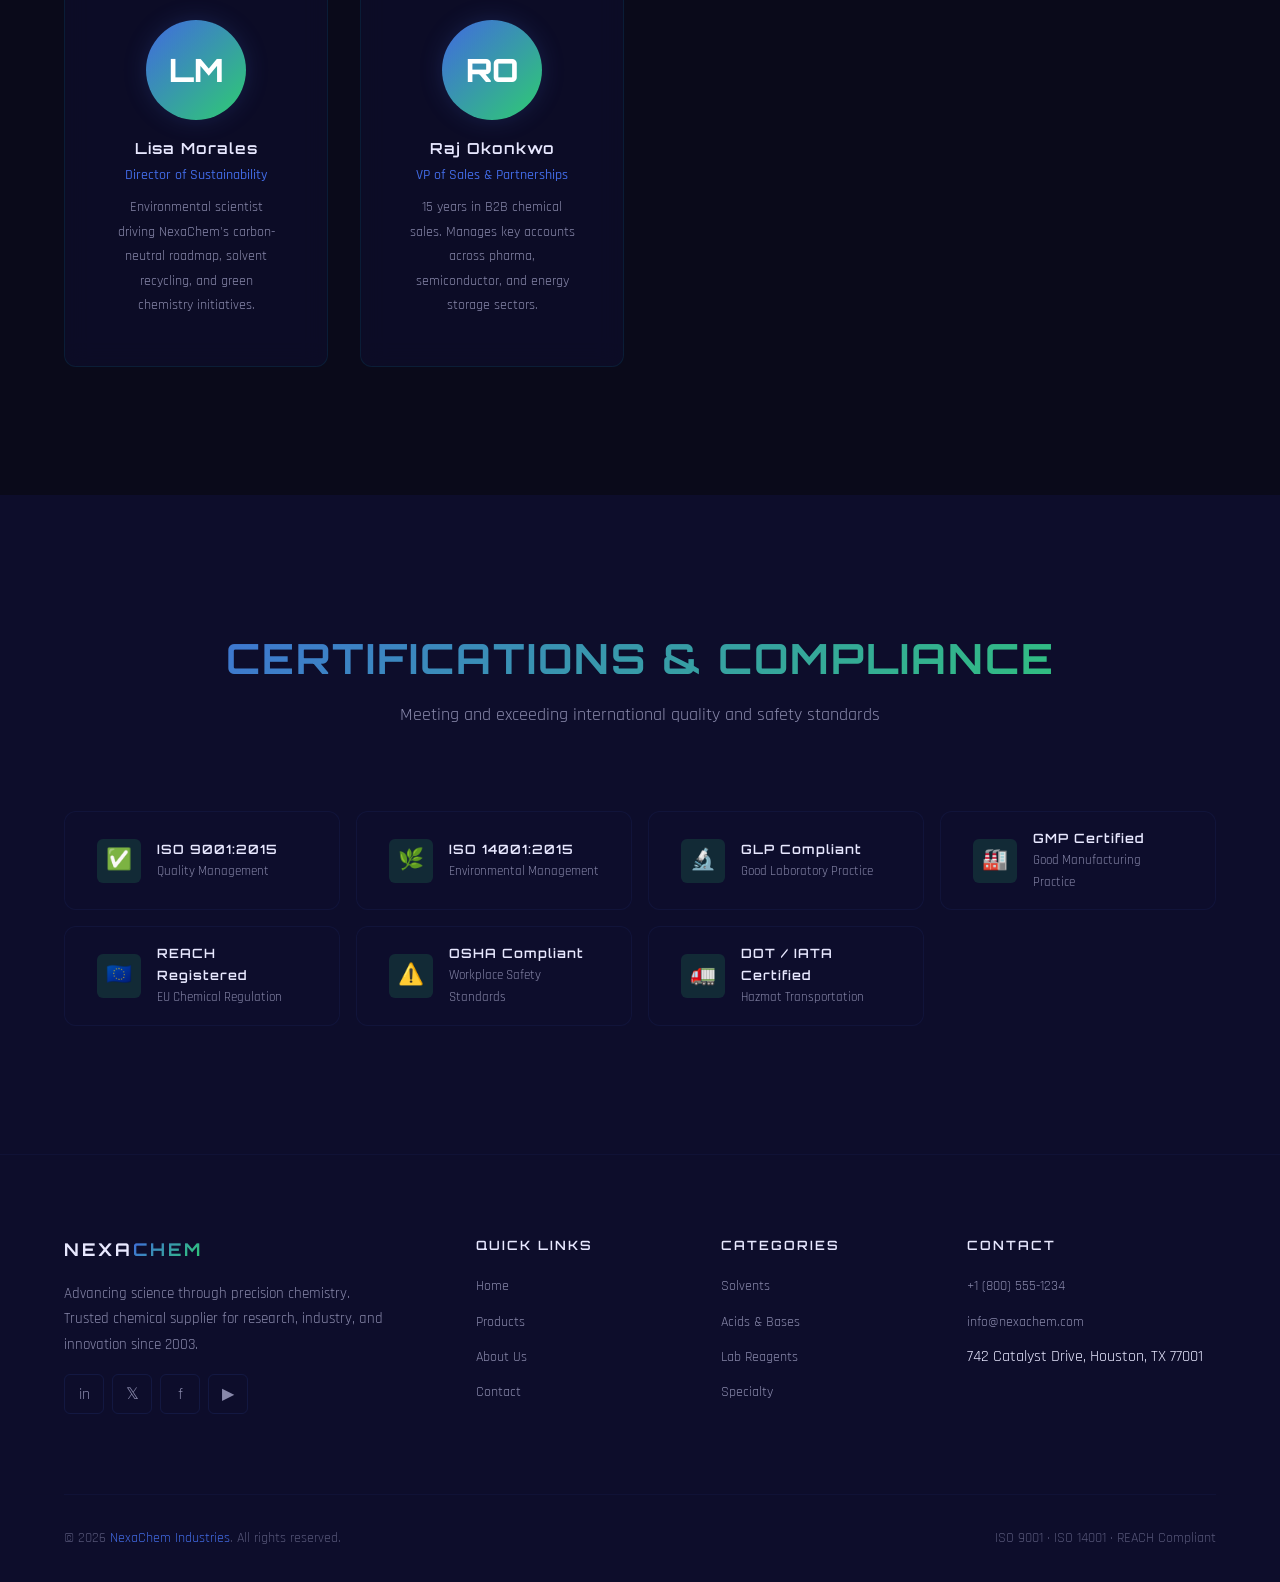
<file: Chemical Engineering Website/about.html>
<!DOCTYPE html>
<html lang="en">

<head>
  <meta charset="UTF-8">
  <meta name="viewport" content="width=device-width, initial-scale=1.0">
  <title>About — NexaChem Industries</title>
  <meta name="description"
    content="Learn about NexaChem's 20-year journey pioneering high-purity chemical solutions for research and industry. Meet our team and explore our certifications.">
  <link rel="stylesheet" href="styles.css">
  <link rel="icon"
    href="data:image/svg+xml,<svg xmlns='http://www.w3.org/2000/svg' viewBox='0 0 100 100'><text y='.9em' font-size='90'>⚗️</text></svg>">
</head>

<body>

  <div class="hex-bg"></div>
  <div class="grid-overlay"></div>

  <!-- NAVBAR -->
  <nav class="navbar" id="mainNav">
    <div class="container">
      <a href="index.html" class="nav-logo">
        <div class="logo-icon">Nx</div>
        <div class="logo-text">Nexa<span>Chem</span></div>
      </a>
      <div class="nav-links" id="navLinks">
        <a href="index.html">Home</a>
        <a href="products.html">Products</a>
        <a href="about.html" class="active">About</a>
        <a href="contact.html">Contact</a>
      </div>
      <div class="hamburger" id="hamburger">
        <span></span><span></span><span></span>
      </div>
    </div>
  </nav>

  <!-- PAGE HEADER -->
  <div class="page-header">
    <div class="container">
      <h1>About NexaChem</h1>
      <p>Two decades of pioneering precision chemistry for a better world</p>
    </div>
  </div>

  <!-- MISSION & VISION -->
  <section class="section" style="padding-top: var(--space-lg);">
    <div class="container">
      <div class="features-grid" style="grid-template-columns: repeat(auto-fit, minmax(340px, 1fr));">
        <div class="glass-card reveal">
          <div class="chem-icon cyan" style="margin-bottom:var(--space-md);">🎯</div>
          <h3
            style="font-family:var(--font-heading); font-size:1.1rem; letter-spacing:2px; margin-bottom:var(--space-sm); text-transform:uppercase;">
            Our Mission</h3>
          <p style="color:var(--text-secondary); font-size:0.95rem; line-height:1.8;">
            To accelerate scientific discovery and industrial innovation by providing the highest-purity chemical
            compounds, backed by rigorous quality controls and responsive global logistics. We believe every
            breakthrough starts with a single molecule — and we ensure it's the right one.
          </p>
        </div>
        <div class="glass-card reveal">
          <div class="chem-icon magenta" style="margin-bottom:var(--space-md);">🚀</div>
          <h3
            style="font-family:var(--font-heading); font-size:1.1rem; letter-spacing:2px; margin-bottom:var(--space-sm); text-transform:uppercase;">
            Our Vision</h3>
          <p style="color:var(--text-secondary); font-size:0.95rem; line-height:1.8;">
            To become the world's most trusted chemical partner — recognized for uncompromising quality, sustainability
            leadership, and a relentless commitment to enabling the technologies that will define the next century of
            human progress.
          </p>
        </div>
      </div>
    </div>
  </section>

  <!-- OUR STORY -->
  <section class="section" style="background: var(--bg-secondary);">
    <div class="container">
      <div class="section-header reveal">
        <h2>Our Journey</h2>
        <p>From a small Houston lab to a global chemical powerhouse</p>
      </div>
      <div class="timeline">
        <div class="timeline-item reveal">
          <div class="timeline-dot"></div>
          <div class="timeline-year">2003</div>
          <h3>Founded in Houston, TX</h3>
          <p>Dr. Elena Vasquez and Dr. Marcus Chen launched NexaChem from a university spin-off, focusing on ultra-pure
            solvents for analytical laboratories.</p>
        </div>
        <div class="timeline-item reveal">
          <div class="timeline-dot"></div>
          <div class="timeline-year">2007</div>
          <h3>ISO 9001 Certification</h3>
          <p>Achieved first quality management certification. Expanded into reagent-grade chemicals and began serving
            pharmaceutical clients.</p>
        </div>
        <div class="timeline-item reveal">
          <div class="timeline-dot"></div>
          <div class="timeline-year">2011</div>
          <h3>International Expansion</h3>
          <p>Opened distribution hubs in Rotterdam (EU) and Singapore (APAC). Product catalog surpassed 200 compounds.
          </p>
        </div>
        <div class="timeline-item reveal">
          <div class="timeline-dot"></div>
          <div class="timeline-year">2015</div>
          <h3>R&D Center Launch</h3>
          <p>Inaugurated state-of-the-art research facility. Began custom synthesis services and specialty nanomaterial
            production.</p>
        </div>
        <div class="timeline-item reveal">
          <div class="timeline-dot"></div>
          <div class="timeline-year">2019</div>
          <h3>Green Chemistry Initiative</h3>
          <p>Committed to carbon-neutral operations by 2030. Launched eco-friendly packaging and solvent recycling
            programs.</p>
        </div>
        <div class="timeline-item reveal">
          <div class="timeline-dot"></div>
          <div class="timeline-year">2023</div>
          <h3>20th Anniversary — 500+ Products</h3>
          <p>Celebrated two decades with 2,000+ global clients, 500+ catalog products, and three new advanced materials
            product lines.</p>
        </div>
        <div class="timeline-item reveal">
          <div class="timeline-dot"></div>
          <div class="timeline-year">2026</div>
          <h3>Next-Gen Platform Launch</h3>
          <p>Launched AI-powered compound recommendation engine and same-day delivery in key metro areas across North
            America and Europe.</p>
        </div>
      </div>
    </div>
  </section>

  <!-- LEADERSHIP TEAM -->
  <section class="section">
    <div class="container">
      <div class="section-header reveal">
        <h2>Leadership Team</h2>
        <p>The minds behind NexaChem's continued innovation</p>
      </div>
      <div class="team-grid">
        <div class="glass-card team-card reveal">
          <div class="team-avatar">EV</div>
          <h3>Dr. Elena Vasquez</h3>
          <div class="team-role">Co-Founder & CEO</div>
          <p class="bio">PhD in Analytical Chemistry from MIT. 25+ years in chemical manufacturing and quality systems
            design.</p>
        </div>
        <div class="glass-card team-card reveal">
          <div class="team-avatar">MC</div>
          <h3>Dr. Marcus Chen</h3>
          <div class="team-role">Co-Founder & CTO</div>
          <p class="bio">PhD in Chemical Engineering from Stanford. Leads R&D, custom synthesis, and materials
            innovation programs.</p>
        </div>
        <div class="glass-card team-card reveal">
          <div class="team-avatar">SP</div>
          <h3>Sarah Patel</h3>
          <div class="team-role">VP of Operations</div>
          <p class="bio">20 years in chemical supply chain and global logistics. Mastered temperature-controlled
            distribution to 40+ countries.</p>
        </div>
        <div class="glass-card team-card reveal">
          <div class="team-avatar">JK</div>
          <h3>Dr. James Kimura</h3>
          <div class="team-role">Head of Quality Assurance</div>
          <p class="bio">Former FDA reviewer with expertise in GLP/GMP compliance. Oversees all analytical certification
            and quality protocols.</p>
        </div>
        <div class="glass-card team-card reveal">
          <div class="team-avatar">LM</div>
          <h3>Lisa Morales</h3>
          <div class="team-role">Director of Sustainability</div>
          <p class="bio">Environmental scientist driving NexaChem's carbon-neutral roadmap, solvent recycling, and green
            chemistry initiatives.</p>
        </div>
        <div class="glass-card team-card reveal">
          <div class="team-avatar">RO</div>
          <h3>Raj Okonkwo</h3>
          <div class="team-role">VP of Sales & Partnerships</div>
          <p class="bio">15 years in B2B chemical sales. Manages key accounts across pharma, semiconductor, and energy
            storage sectors.</p>
        </div>
      </div>
    </div>
  </section>

  <!-- CERTIFICATIONS -->
  <section class="section" style="background: var(--bg-secondary);">
    <div class="container">
      <div class="section-header reveal">
        <h2>Certifications & Compliance</h2>
        <p>Meeting and exceeding international quality and safety standards</p>
      </div>
      <div class="cert-grid">
        <div class="cert-badge reveal">
          <div class="cert-icon">✅</div>
          <div>
            <h4>ISO 9001:2015</h4>
            <p>Quality Management</p>
          </div>
        </div>
        <div class="cert-badge reveal">
          <div class="cert-icon">🌿</div>
          <div>
            <h4>ISO 14001:2015</h4>
            <p>Environmental Management</p>
          </div>
        </div>
        <div class="cert-badge reveal">
          <div class="cert-icon">🔬</div>
          <div>
            <h4>GLP Compliant</h4>
            <p>Good Laboratory Practice</p>
          </div>
        </div>
        <div class="cert-badge reveal">
          <div class="cert-icon">🏭</div>
          <div>
            <h4>GMP Certified</h4>
            <p>Good Manufacturing Practice</p>
          </div>
        </div>
        <div class="cert-badge reveal">
          <div class="cert-icon">🇪🇺</div>
          <div>
            <h4>REACH Registered</h4>
            <p>EU Chemical Regulation</p>
          </div>
        </div>
        <div class="cert-badge reveal">
          <div class="cert-icon">⚠️</div>
          <div>
            <h4>OSHA Compliant</h4>
            <p>Workplace Safety Standards</p>
          </div>
        </div>
        <div class="cert-badge reveal">
          <div class="cert-icon">🚛</div>
          <div>
            <h4>DOT / IATA Certified</h4>
            <p>Hazmat Transportation</p>
          </div>
        </div>
        <div class="cert-badge reveal">
          <div class="cert-icon">📋</div>
          <div>
            <h4>SDS for All Products</h4>
            <p>Safety Data Sheets</p>
          </div>
        </div>
      </div>
    </div>
  </section>

  <!-- FOOTER -->
  <footer class="site-footer">
    <div class="container">
      <div class="footer-grid">
        <div class="footer-about">
          <div class="footer-logo">Nexa<span>Chem</span></div>
          <p>Advancing science through precision chemistry. Trusted chemical supplier for research, industry, and
            innovation since 2003.</p>
          <div class="footer-social">
            <a href="#" aria-label="LinkedIn">in</a>
            <a href="#" aria-label="Twitter">𝕏</a>
            <a href="#" aria-label="Facebook">f</a>
            <a href="#" aria-label="YouTube">▶</a>
          </div>
        </div>
        <div class="footer-column">
          <h4>Quick Links</h4>
          <ul>
            <li><a href="index.html">Home</a></li>
            <li><a href="products.html">Products</a></li>
            <li><a href="about.html">About Us</a></li>
            <li><a href="contact.html">Contact</a></li>
          </ul>
        </div>
        <div class="footer-column">
          <h4>Categories</h4>
          <ul>
            <li><a href="products.html">Solvents</a></li>
            <li><a href="products.html">Acids & Bases</a></li>
            <li><a href="products.html">Lab Reagents</a></li>
            <li><a href="products.html">Specialty</a></li>
          </ul>
        </div>
        <div class="footer-column">
          <h4>Contact</h4>
          <ul>
            <li><a href="tel:+18005551234">+1 (800) 555-1234</a></li>
            <li><a href="mailto:info@nexachem.com">info@nexachem.com</a></li>
            <li>742 Catalyst Drive, Houston, TX 77001</li>
          </ul>
        </div>
      </div>
      <div class="footer-bottom">
        <p>&copy; 2026 <span>NexaChem Industries</span>. All rights reserved.</p>
        <p>ISO 9001 · ISO 14001 · REACH Compliant</p>
      </div>
    </div>
  </footer>

  <script src="script.js"></script>
</body>

</html>
</file>
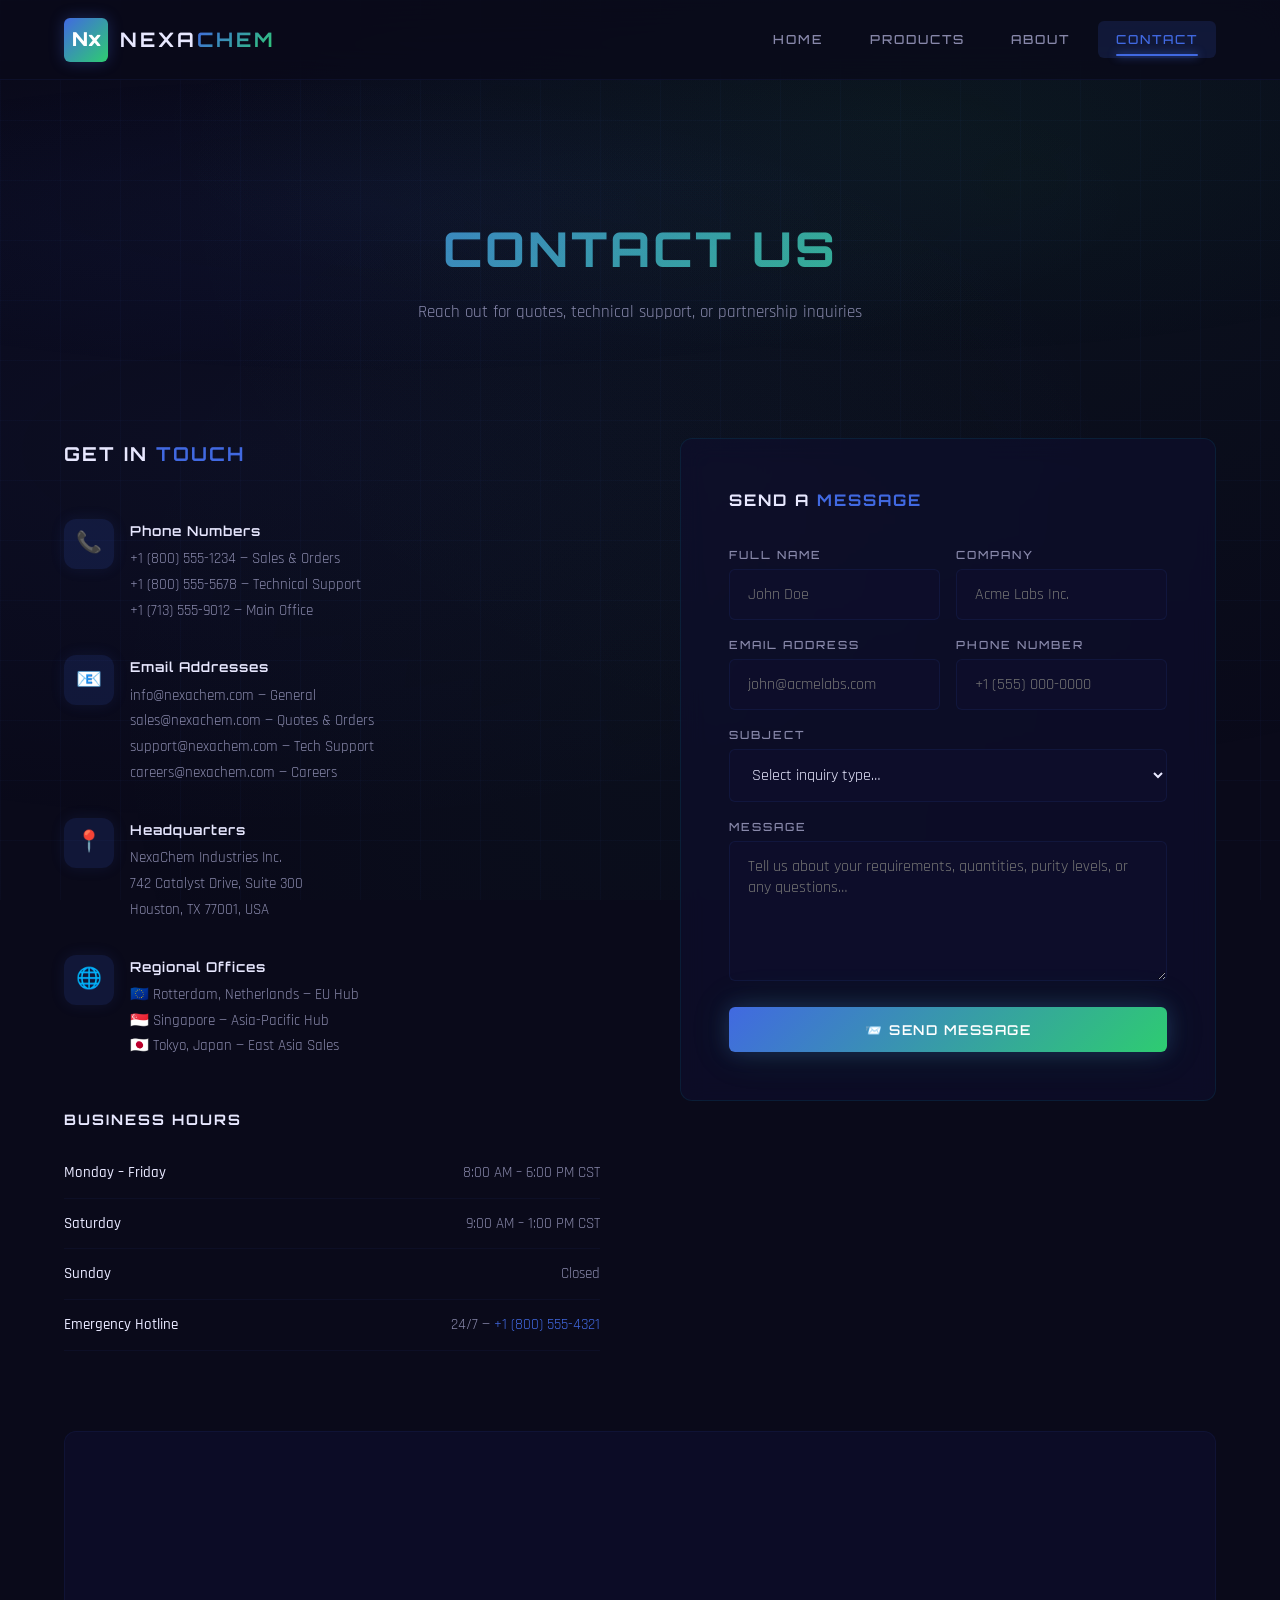
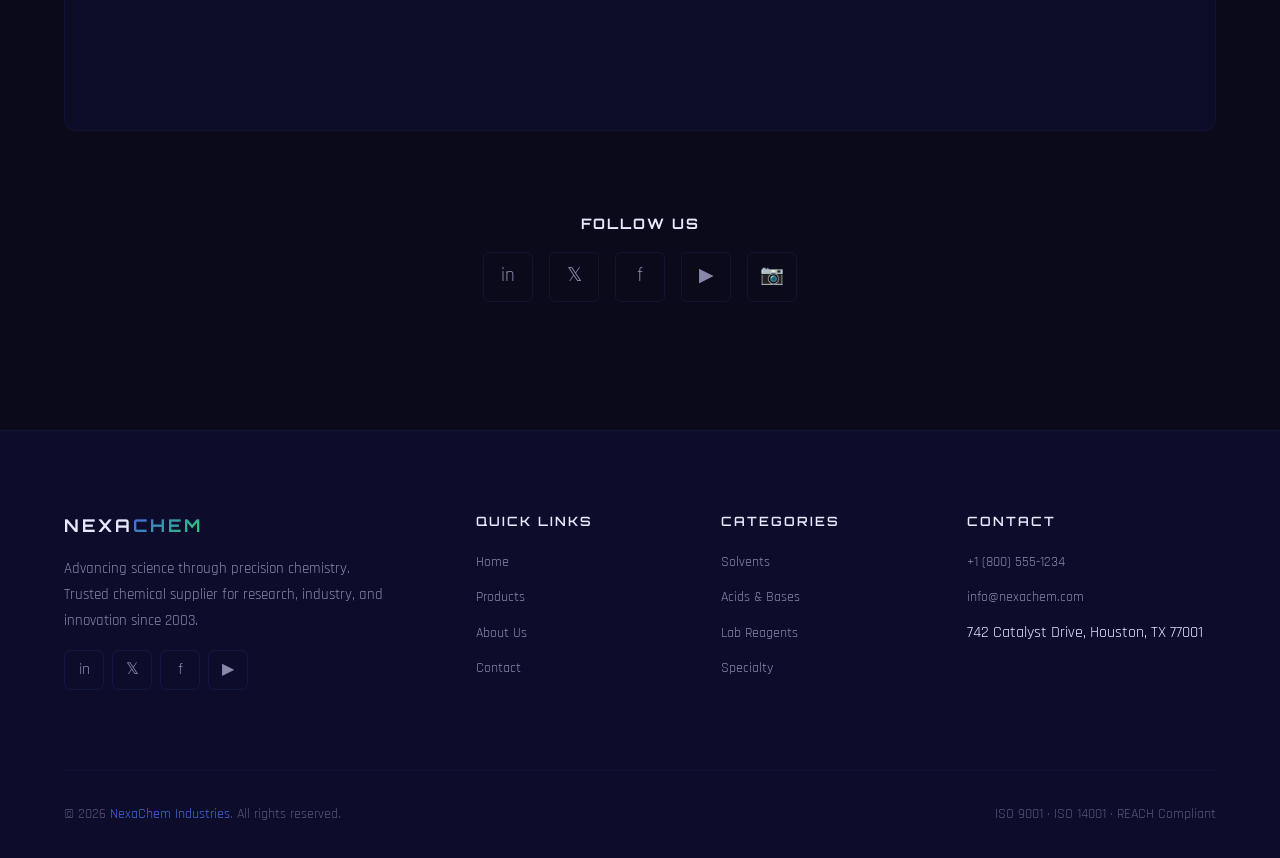
<file: Chemical Engineering Website/contact.html>
<!DOCTYPE html>
<html lang="en">

<head>
  <meta charset="UTF-8">
  <meta name="viewport" content="width=device-width, initial-scale=1.0">
  <title>Contact — NexaChem Industries</title>
  <meta name="description"
    content="Get in touch with NexaChem for quotes, technical support, and chemical inquiries. Call, email, or visit us in Houston, TX.">
  <link rel="stylesheet" href="styles.css">
  <link rel="icon"
    href="data:image/svg+xml,<svg xmlns='http://www.w3.org/2000/svg' viewBox='0 0 100 100'><text y='.9em' font-size='90'>⚗️</text></svg>">
</head>

<body>

  <div class="hex-bg"></div>
  <div class="grid-overlay"></div>

  <!-- NAVBAR -->
  <nav class="navbar" id="mainNav">
    <div class="container">
      <a href="index.html" class="nav-logo">
        <div class="logo-icon">Nx</div>
        <div class="logo-text">Nexa<span>Chem</span></div>
      </a>
      <div class="nav-links" id="navLinks">
        <a href="index.html">Home</a>
        <a href="products.html">Products</a>
        <a href="about.html">About</a>
        <a href="contact.html" class="active">Contact</a>
      </div>
      <div class="hamburger" id="hamburger">
        <span></span><span></span><span></span>
      </div>
    </div>
  </nav>

  <!-- PAGE HEADER -->
  <div class="page-header">
    <div class="container">
      <h1>Contact Us</h1>
      <p>Reach out for quotes, technical support, or partnership inquiries</p>
    </div>
  </div>

  <!-- CONTACT SECTION -->
  <section class="section" style="padding-top: var(--space-lg);">
    <div class="container">
      <div class="contact-layout">

        <!-- Info Side -->
        <div class="reveal">
          <h3
            style="font-family:var(--font-heading); font-size:1.2rem; letter-spacing:2px; margin-bottom:var(--space-xl); text-transform:uppercase;">
            Get in <span class="text-cyan">Touch</span></h3>
          <div class="contact-info-list">
            <div class="contact-info-item">
              <div class="contact-info-icon">📞</div>
              <div>
                <h4>Phone Numbers</h4>
                <p><a href="tel:+18005551234">+1 (800) 555-1234</a> — Sales & Orders</p>
                <p><a href="tel:+18005555678">+1 (800) 555-5678</a> — Technical Support</p>
                <p><a href="tel:+17135559012">+1 (713) 555-9012</a> — Main Office</p>
              </div>
            </div>
            <div class="contact-info-item">
              <div class="contact-info-icon">📧</div>
              <div>
                <h4>Email Addresses</h4>
                <p><a href="mailto:info@nexachem.com">info@nexachem.com</a> — General</p>
                <p><a href="mailto:sales@nexachem.com">sales@nexachem.com</a> — Quotes & Orders</p>
                <p><a href="mailto:support@nexachem.com">support@nexachem.com</a> — Tech Support</p>
                <p><a href="mailto:careers@nexachem.com">careers@nexachem.com</a> — Careers</p>
              </div>
            </div>
            <div class="contact-info-item">
              <div class="contact-info-icon">📍</div>
              <div>
                <h4>Headquarters</h4>
                <p>NexaChem Industries Inc.</p>
                <p>742 Catalyst Drive, Suite 300</p>
                <p>Houston, TX 77001, USA</p>
              </div>
            </div>
            <div class="contact-info-item">
              <div class="contact-info-icon">🌐</div>
              <div>
                <h4>Regional Offices</h4>
                <p>🇪🇺 Rotterdam, Netherlands — EU Hub</p>
                <p>🇸🇬 Singapore — Asia-Pacific Hub</p>
                <p>🇯🇵 Tokyo, Japan — East Asia Sales</p>
              </div>
            </div>
          </div>

          <!-- Business Hours -->
          <div style="margin-top:var(--space-xl);">
            <h3
              style="font-family:var(--font-heading); font-size:0.9rem; letter-spacing:2px; margin-bottom:var(--space-md); text-transform:uppercase;">
              Business Hours</h3>
            <table class="hours-table">
              <tr>
                <td>Monday – Friday</td>
                <td>8:00 AM – 6:00 PM CST</td>
              </tr>
              <tr>
                <td>Saturday</td>
                <td>9:00 AM – 1:00 PM CST</td>
              </tr>
              <tr>
                <td>Sunday</td>
                <td>Closed</td>
              </tr>
              <tr>
                <td>Emergency Hotline</td>
                <td>24/7 — <a href="tel:+18005554321">+1 (800) 555-4321</a></td>
              </tr>
            </table>
          </div>
        </div>

        <!-- Contact Form -->
        <div class="glass-card reveal">
          <h3
            style="font-family:var(--font-heading); font-size:1rem; letter-spacing:2px; margin-bottom:var(--space-lg); text-transform:uppercase;">
            Send a <span class="text-cyan">Message</span></h3>
          <form class="contact-form" id="contactForm">
            <div class="form-row">
              <div class="form-group">
                <label for="contactName">Full Name</label>
                <input type="text" id="contactName" name="name" placeholder="John Doe" required>
              </div>
              <div class="form-group">
                <label for="contactCompany">Company</label>
                <input type="text" id="contactCompany" name="company" placeholder="Acme Labs Inc.">
              </div>
            </div>
            <div class="form-row">
              <div class="form-group">
                <label for="contactEmail">Email Address</label>
                <input type="email" id="contactEmail" name="email" placeholder="john@acmelabs.com" required>
              </div>
              <div class="form-group">
                <label for="contactPhone">Phone Number</label>
                <input type="tel" id="contactPhone" name="phone" placeholder="+1 (555) 000-0000">
              </div>
            </div>
            <div class="form-group">
              <label for="contactSubject">Subject</label>
              <select id="contactSubject" name="subject" required>
                <option value="" disabled selected>Select inquiry type…</option>
                <option value="quote">Request a Quote</option>
                <option value="technical">Technical Support</option>
                <option value="custom">Custom Synthesis</option>
                <option value="bulk">Bulk / OEM Orders</option>
                <option value="partnership">Partnership Inquiry</option>
                <option value="careers">Careers</option>
                <option value="other">Other</option>
              </select>
            </div>
            <div class="form-group">
              <label for="contactMessage">Message</label>
              <textarea id="contactMessage" name="message"
                placeholder="Tell us about your requirements, quantities, purity levels, or any questions…"
                required></textarea>
            </div>
            <button type="submit" class="btn btn-primary" style="width:100%; justify-content:center;">📨 Send
              Message</button>
          </form>
        </div>
      </div>

      <!-- Map Placeholder -->
      <div class="map-placeholder reveal" style="margin-top:var(--space-2xl);">
        <iframe
          src="https://www.google.com/maps/embed?pb=!1m18!1m12!1m3!1d3463.7!2d-95.37!3d29.76!2m3!1f0!2f0!3f0!3m2!1i1024!2i768!4f13.1!3m3!1m2!1s0x0%3A0x0!2zMjnCsDQ1JzM2LjAiTiA5NcKwMjInMTIuMCJX!5e0!3m2!1sen!2sus!4v1"
          width="100%" height="100%"
          style="border:0; filter: invert(0.9) hue-rotate(180deg) brightness(0.7) contrast(1.2); border-radius: var(--radius-md);"
          allowfullscreen="" loading="lazy" referrerpolicy="no-referrer-when-downgrade">
        </iframe>
      </div>

      <!-- Social Media -->
      <div style="text-align:center; margin-top:var(--space-2xl);" class="reveal">
        <h3
          style="font-family:var(--font-heading); font-size:0.9rem; letter-spacing:2px; margin-bottom:var(--space-md); text-transform:uppercase;">
          Follow Us</h3>
        <div class="footer-social" style="justify-content:center; gap:var(--space-md);">
          <a href="#" aria-label="LinkedIn" style="width:50px;height:50px;font-size:1.2rem;">in</a>
          <a href="#" aria-label="Twitter" style="width:50px;height:50px;font-size:1.2rem;">𝕏</a>
          <a href="#" aria-label="Facebook" style="width:50px;height:50px;font-size:1.2rem;">f</a>
          <a href="#" aria-label="YouTube" style="width:50px;height:50px;font-size:1.2rem;">▶</a>
          <a href="#" aria-label="Instagram" style="width:50px;height:50px;font-size:1.2rem;">📷</a>
        </div>
      </div>
    </div>
  </section>

  <!-- FOOTER -->
  <footer class="site-footer">
    <div class="container">
      <div class="footer-grid">
        <div class="footer-about">
          <div class="footer-logo">Nexa<span>Chem</span></div>
          <p>Advancing science through precision chemistry. Trusted chemical supplier for research, industry, and
            innovation since 2003.</p>
          <div class="footer-social">
            <a href="#" aria-label="LinkedIn">in</a>
            <a href="#" aria-label="Twitter">𝕏</a>
            <a href="#" aria-label="Facebook">f</a>
            <a href="#" aria-label="YouTube">▶</a>
          </div>
        </div>
        <div class="footer-column">
          <h4>Quick Links</h4>
          <ul>
            <li><a href="index.html">Home</a></li>
            <li><a href="products.html">Products</a></li>
            <li><a href="about.html">About Us</a></li>
            <li><a href="contact.html">Contact</a></li>
          </ul>
        </div>
        <div class="footer-column">
          <h4>Categories</h4>
          <ul>
            <li><a href="products.html">Solvents</a></li>
            <li><a href="products.html">Acids & Bases</a></li>
            <li><a href="products.html">Lab Reagents</a></li>
            <li><a href="products.html">Specialty</a></li>
          </ul>
        </div>
        <div class="footer-column">
          <h4>Contact</h4>
          <ul>
            <li><a href="tel:+18005551234">+1 (800) 555-1234</a></li>
            <li><a href="mailto:info@nexachem.com">info@nexachem.com</a></li>
            <li>742 Catalyst Drive, Houston, TX 77001</li>
          </ul>
        </div>
      </div>
      <div class="footer-bottom">
        <p>&copy; 2026 <span>NexaChem Industries</span>. All rights reserved.</p>
        <p>ISO 9001 · ISO 14001 · REACH Compliant</p>
      </div>
    </div>
  </footer>

  <script src="script.js"></script>
</body>

</html>
</file>
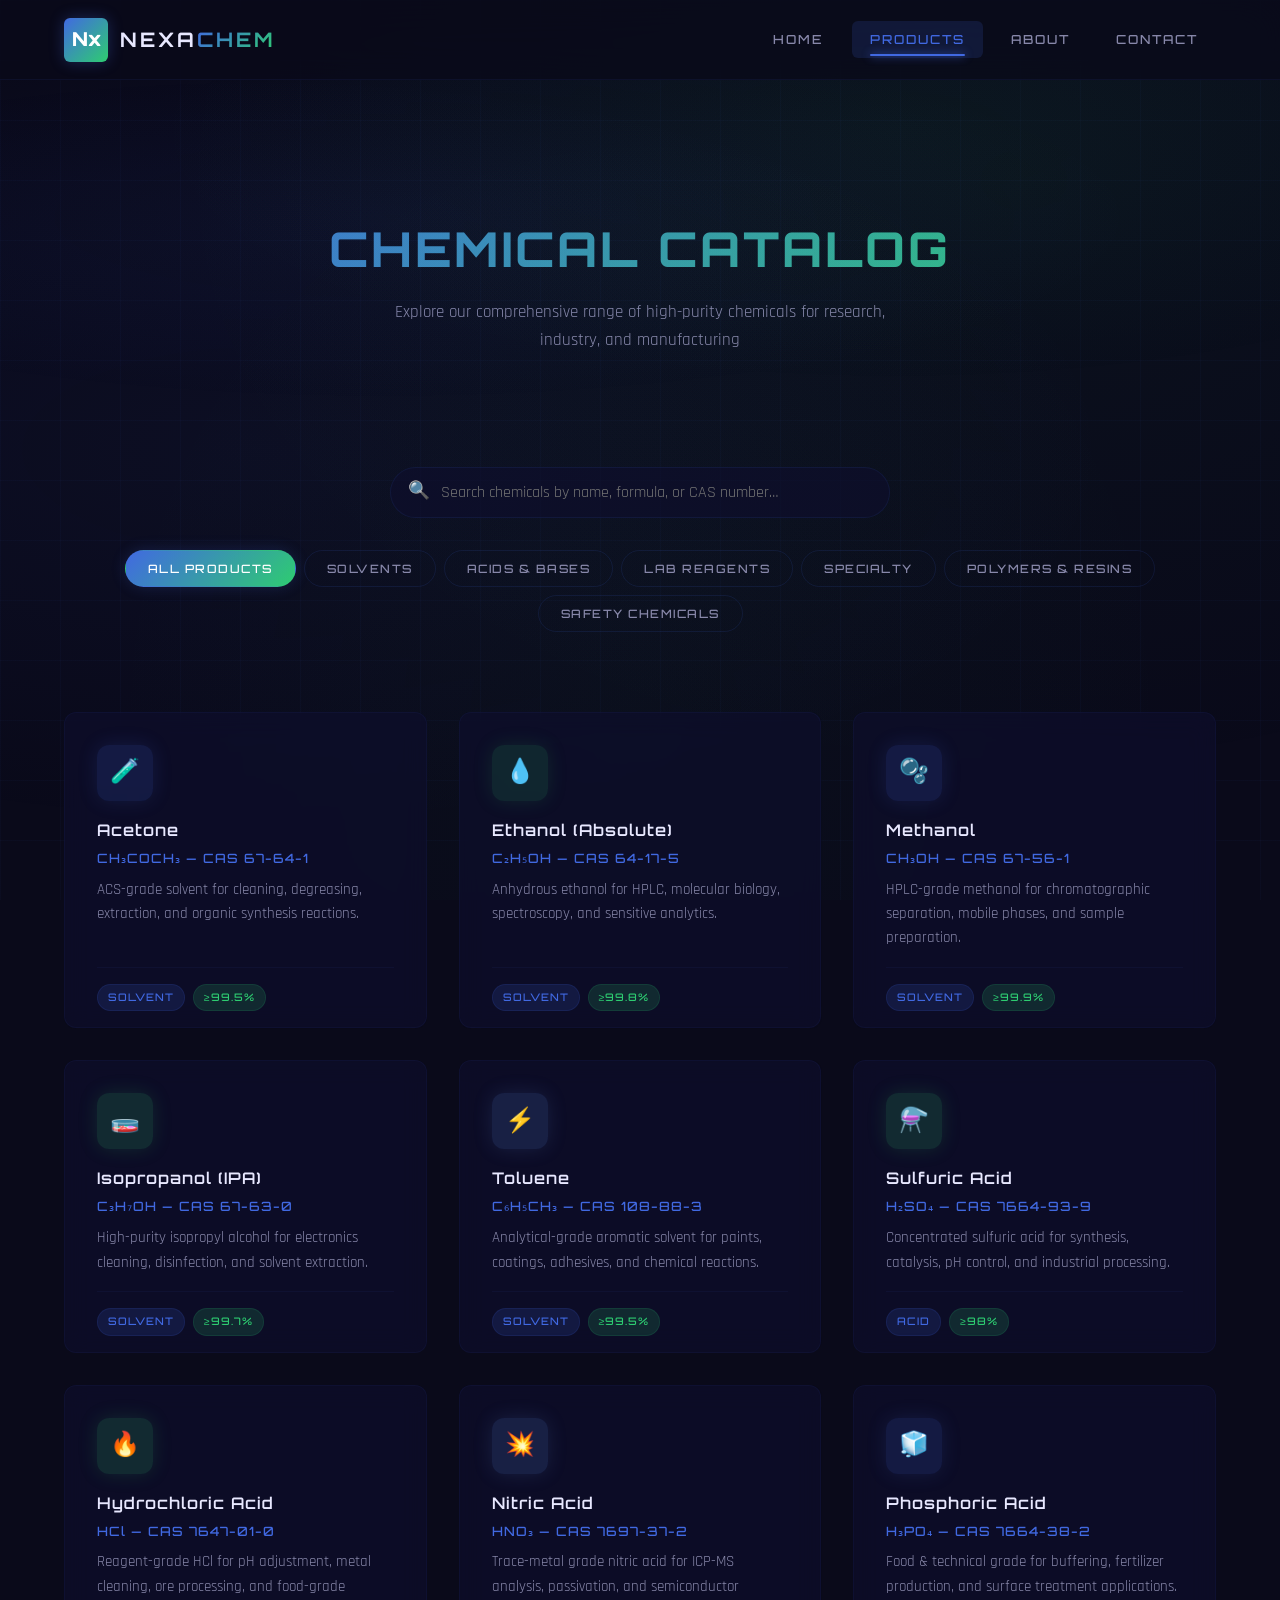
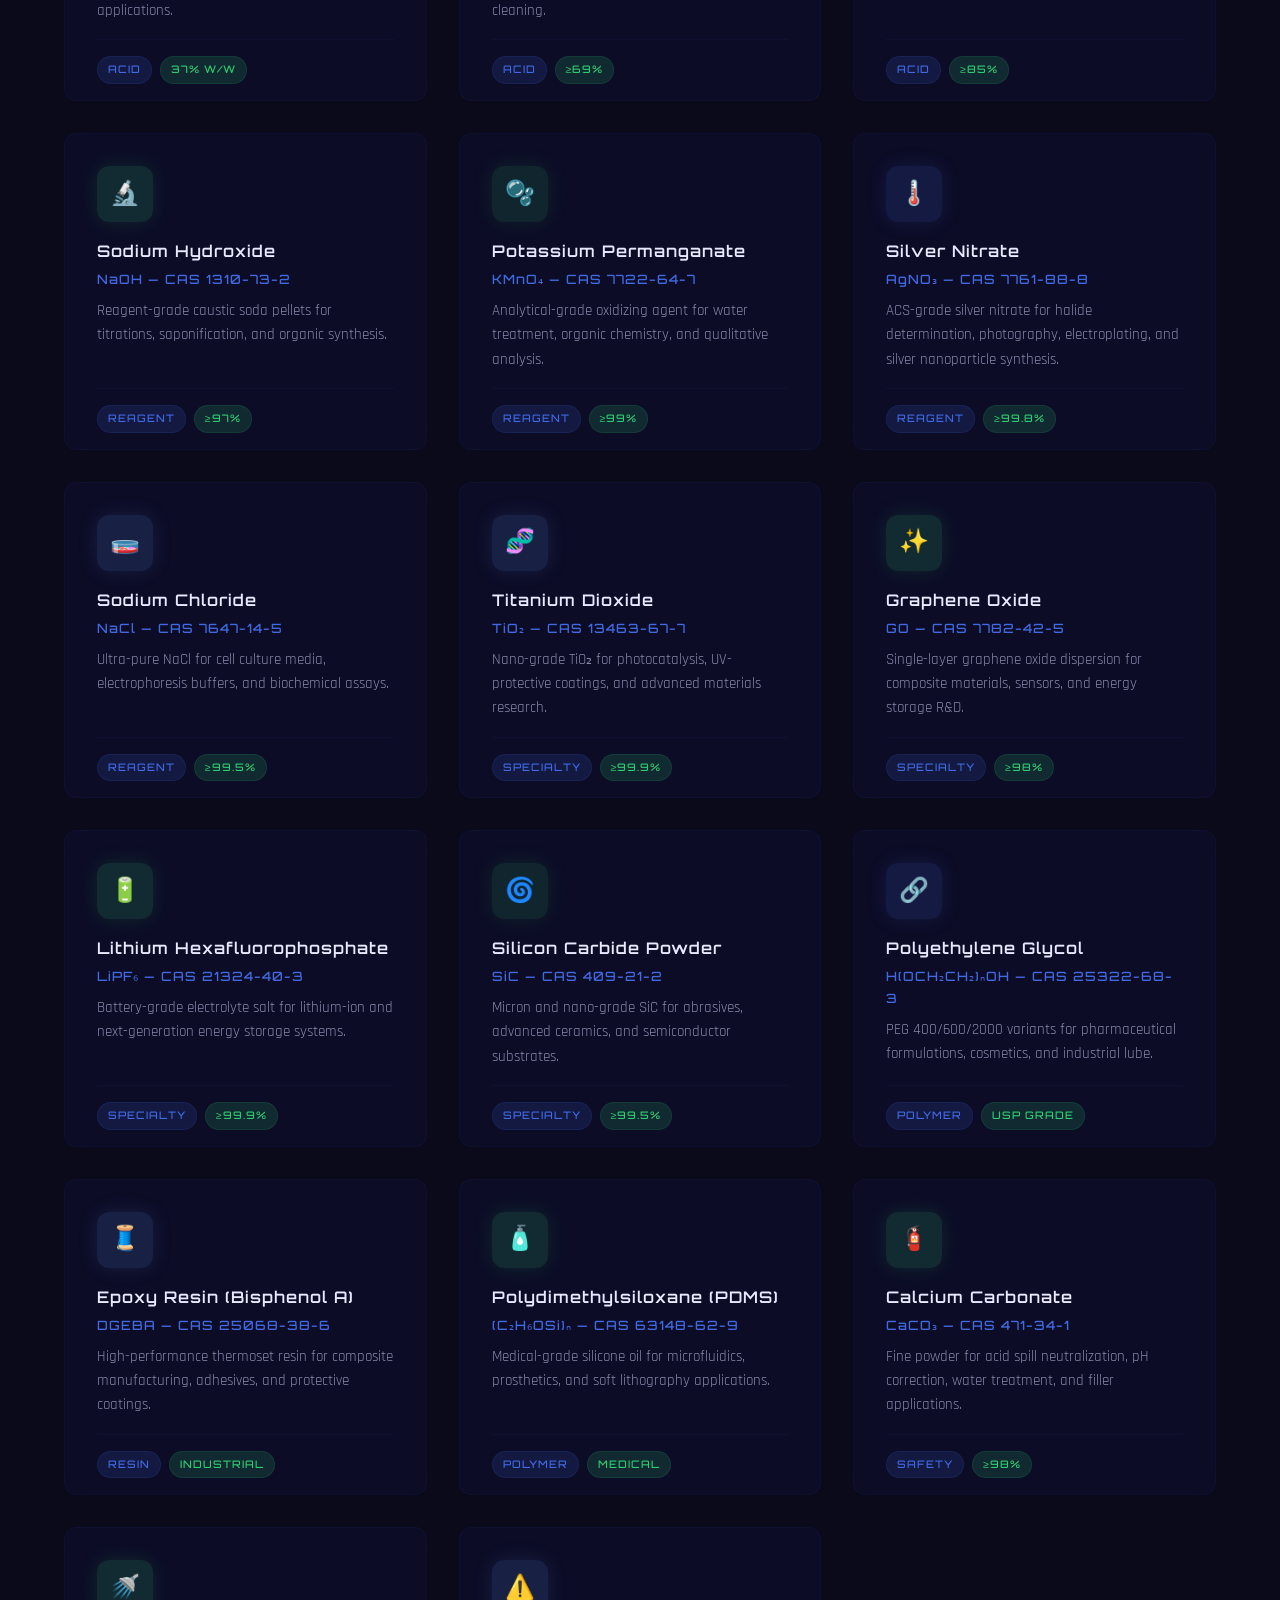
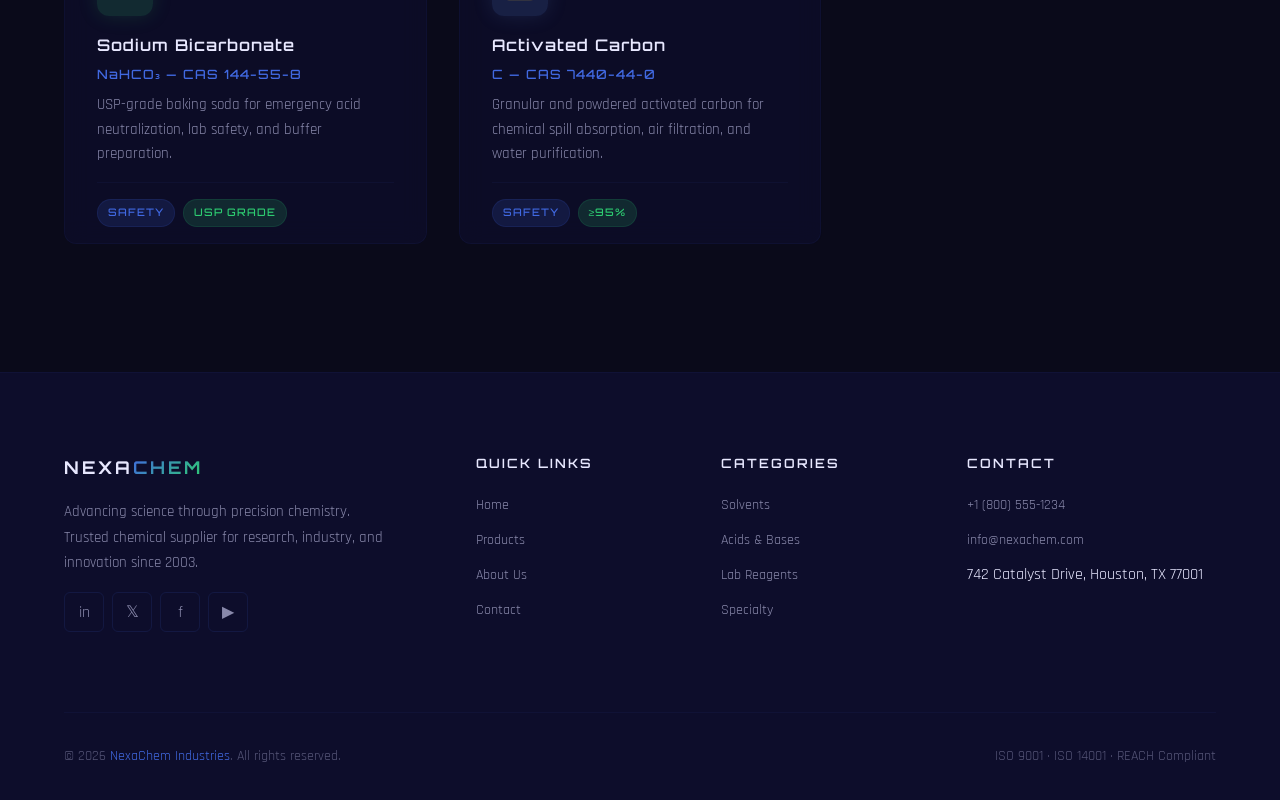
<file: Chemical Engineering Website/products.html>
<!DOCTYPE html>
<html lang="en">

<head>
  <meta charset="UTF-8">
  <meta name="viewport" content="width=device-width, initial-scale=1.0">
  <title>Products — NexaChem Chemical Catalog</title>
  <meta name="description"
    content="Browse NexaChem's full catalog of high-purity chemicals including industrial solvents, lab reagents, specialty compounds, polymers, acids, and safety chemicals.">
  <link rel="stylesheet" href="styles.css">
  <link rel="icon"
    href="data:image/svg+xml,<svg xmlns='http://www.w3.org/2000/svg' viewBox='0 0 100 100'><text y='.9em' font-size='90'>⚗️</text></svg>">
</head>

<body>

  <div class="hex-bg"></div>
  <div class="grid-overlay"></div>

  <!-- NAVBAR -->
  <nav class="navbar" id="mainNav">
    <div class="container">
      <a href="index.html" class="nav-logo">
        <div class="logo-icon">Nx</div>
        <div class="logo-text">Nexa<span>Chem</span></div>
      </a>
      <div class="nav-links" id="navLinks">
        <a href="index.html">Home</a>
        <a href="products.html" class="active">Products</a>
        <a href="about.html">About</a>
        <a href="contact.html">Contact</a>
      </div>
      <div class="hamburger" id="hamburger">
        <span></span><span></span><span></span>
      </div>
    </div>
  </nav>

  <!-- PAGE HEADER -->
  <div class="page-header">
    <div class="container">
      <h1>Chemical Catalog</h1>
      <p>Explore our comprehensive range of high-purity chemicals for research, industry, and manufacturing</p>
    </div>
  </div>

  <!-- PRODUCTS SECTION -->
  <section class="section" style="padding-top: var(--space-lg);">
    <div class="container">

      <!-- Search -->
      <div class="search-bar reveal">
        <span class="search-icon">🔍</span>
        <input type="text" id="chemSearch" placeholder="Search chemicals by name, formula, or CAS number…">
      </div>

      <!-- Filter Tabs -->
      <div class="filter-bar reveal">
        <button class="filter-btn active" data-category="all">All Products</button>
        <button class="filter-btn" data-category="solvents">Solvents</button>
        <button class="filter-btn" data-category="acids">Acids & Bases</button>
        <button class="filter-btn" data-category="reagents">Lab Reagents</button>
        <button class="filter-btn" data-category="specialty">Specialty</button>
        <button class="filter-btn" data-category="polymers">Polymers & Resins</button>
        <button class="filter-btn" data-category="safety">Safety Chemicals</button>
      </div>

      <!-- Products Grid -->
      <div class="products-grid">

        <!-- ===== SOLVENTS ===== -->
        <div class="chem-card reveal" data-category="solvents">
          <div class="chem-icon cyan">🧪</div>
          <h3>Acetone</h3>
          <div class="chem-formula">CH₃COCH₃ — CAS 67-64-1</div>
          <p>ACS-grade solvent for cleaning, degreasing, extraction, and organic synthesis reactions.</p>
          <div class="chem-meta">
            <span class="chem-tag">Solvent</span>
            <span class="chem-tag purity">≥99.5%</span>
          </div>
        </div>

        <div class="chem-card reveal" data-category="solvents">
          <div class="chem-icon purple">💧</div>
          <h3>Ethanol (Absolute)</h3>
          <div class="chem-formula">C₂H₅OH — CAS 64-17-5</div>
          <p>Anhydrous ethanol for HPLC, molecular biology, spectroscopy, and sensitive analytics.</p>
          <div class="chem-meta">
            <span class="chem-tag">Solvent</span>
            <span class="chem-tag purity">≥99.8%</span>
          </div>
        </div>

        <div class="chem-card reveal" data-category="solvents">
          <div class="chem-icon cyan">🫧</div>
          <h3>Methanol</h3>
          <div class="chem-formula">CH₃OH — CAS 67-56-1</div>
          <p>HPLC-grade methanol for chromatographic separation, mobile phases, and sample preparation.</p>
          <div class="chem-meta">
            <span class="chem-tag">Solvent</span>
            <span class="chem-tag purity">≥99.9%</span>
          </div>
        </div>

        <div class="chem-card reveal" data-category="solvents">
          <div class="chem-icon green">🧫</div>
          <h3>Isopropanol (IPA)</h3>
          <div class="chem-formula">C₃H₇OH — CAS 67-63-0</div>
          <p>High-purity isopropyl alcohol for electronics cleaning, disinfection, and solvent extraction.</p>
          <div class="chem-meta">
            <span class="chem-tag">Solvent</span>
            <span class="chem-tag purity">≥99.7%</span>
          </div>
        </div>

        <div class="chem-card reveal" data-category="solvents">
          <div class="chem-icon amber">⚡</div>
          <h3>Toluene</h3>
          <div class="chem-formula">C₆H₅CH₃ — CAS 108-88-3</div>
          <p>Analytical-grade aromatic solvent for paints, coatings, adhesives, and chemical reactions.</p>
          <div class="chem-meta">
            <span class="chem-tag">Solvent</span>
            <span class="chem-tag purity">≥99.5%</span>
          </div>
        </div>

        <!-- ===== ACIDS & BASES ===== -->
        <div class="chem-card reveal" data-category="acids">
          <div class="chem-icon magenta">⚗️</div>
          <h3>Sulfuric Acid</h3>
          <div class="chem-formula">H₂SO₄ — CAS 7664-93-9</div>
          <p>Concentrated sulfuric acid for synthesis, catalysis, pH control, and industrial processing.</p>
          <div class="chem-meta">
            <span class="chem-tag">Acid</span>
            <span class="chem-tag purity">≥98%</span>
          </div>
        </div>

        <div class="chem-card reveal" data-category="acids">
          <div class="chem-icon magenta">🔥</div>
          <h3>Hydrochloric Acid</h3>
          <div class="chem-formula">HCl — CAS 7647-01-0</div>
          <p>Reagent-grade HCl for pH adjustment, metal cleaning, ore processing, and food-grade applications.</p>
          <div class="chem-meta">
            <span class="chem-tag">Acid</span>
            <span class="chem-tag purity">37% w/w</span>
          </div>
        </div>

        <div class="chem-card reveal" data-category="acids">
          <div class="chem-icon amber">💥</div>
          <h3>Nitric Acid</h3>
          <div class="chem-formula">HNO₃ — CAS 7697-37-2</div>
          <p>Trace-metal grade nitric acid for ICP-MS analysis, passivation, and semiconductor cleaning.</p>
          <div class="chem-meta">
            <span class="chem-tag">Acid</span>
            <span class="chem-tag purity">≥69%</span>
          </div>
        </div>

        <div class="chem-card reveal" data-category="acids">
          <div class="chem-icon cyan">🧊</div>
          <h3>Phosphoric Acid</h3>
          <div class="chem-formula">H₃PO₄ — CAS 7664-38-2</div>
          <p>Food & technical grade for buffering, fertilizer production, and surface treatment applications.</p>
          <div class="chem-meta">
            <span class="chem-tag">Acid</span>
            <span class="chem-tag purity">≥85%</span>
          </div>
        </div>

        <!-- ===== LAB REAGENTS ===== -->
        <div class="chem-card reveal" data-category="reagents">
          <div class="chem-icon green">🔬</div>
          <h3>Sodium Hydroxide</h3>
          <div class="chem-formula">NaOH — CAS 1310-73-2</div>
          <p>Reagent-grade caustic soda pellets for titrations, saponification, and organic synthesis.</p>
          <div class="chem-meta">
            <span class="chem-tag">Reagent</span>
            <span class="chem-tag purity">≥97%</span>
          </div>
        </div>

        <div class="chem-card reveal" data-category="reagents">
          <div class="chem-icon purple">🫧</div>
          <h3>Potassium Permanganate</h3>
          <div class="chem-formula">KMnO₄ — CAS 7722-64-7</div>
          <p>Analytical-grade oxidizing agent for water treatment, organic chemistry, and qualitative analysis.</p>
          <div class="chem-meta">
            <span class="chem-tag">Reagent</span>
            <span class="chem-tag purity">≥99%</span>
          </div>
        </div>

        <div class="chem-card reveal" data-category="reagents">
          <div class="chem-icon cyan">🌡️</div>
          <h3>Silver Nitrate</h3>
          <div class="chem-formula">AgNO₃ — CAS 7761-88-8</div>
          <p>ACS-grade silver nitrate for halide determination, photography, electroplating, and silver nanoparticle
            synthesis.</p>
          <div class="chem-meta">
            <span class="chem-tag">Reagent</span>
            <span class="chem-tag purity">≥99.8%</span>
          </div>
        </div>

        <div class="chem-card reveal" data-category="reagents">
          <div class="chem-icon amber">🧫</div>
          <h3>Sodium Chloride</h3>
          <div class="chem-formula">NaCl — CAS 7647-14-5</div>
          <p>Ultra-pure NaCl for cell culture media, electrophoresis buffers, and biochemical assays.</p>
          <div class="chem-meta">
            <span class="chem-tag">Reagent</span>
            <span class="chem-tag purity">≥99.5%</span>
          </div>
        </div>

        <!-- ===== SPECIALTY ===== -->
        <div class="chem-card reveal" data-category="specialty">
          <div class="chem-icon amber">🧬</div>
          <h3>Titanium Dioxide</h3>
          <div class="chem-formula">TiO₂ — CAS 13463-67-7</div>
          <p>Nano-grade TiO₂ for photocatalysis, UV-protective coatings, and advanced materials research.</p>
          <div class="chem-meta">
            <span class="chem-tag">Specialty</span>
            <span class="chem-tag purity">≥99.9%</span>
          </div>
        </div>

        <div class="chem-card reveal" data-category="specialty">
          <div class="chem-icon magenta">✨</div>
          <h3>Graphene Oxide</h3>
          <div class="chem-formula">GO — CAS 7782-42-5</div>
          <p>Single-layer graphene oxide dispersion for composite materials, sensors, and energy storage R&D.</p>
          <div class="chem-meta">
            <span class="chem-tag">Specialty</span>
            <span class="chem-tag purity">≥98%</span>
          </div>
        </div>

        <div class="chem-card reveal" data-category="specialty">
          <div class="chem-icon green">🔋</div>
          <h3>Lithium Hexafluorophosphate</h3>
          <div class="chem-formula">LiPF₆ — CAS 21324-40-3</div>
          <p>Battery-grade electrolyte salt for lithium-ion and next-generation energy storage systems.</p>
          <div class="chem-meta">
            <span class="chem-tag">Specialty</span>
            <span class="chem-tag purity">≥99.9%</span>
          </div>
        </div>

        <div class="chem-card reveal" data-category="specialty">
          <div class="chem-icon purple">🌀</div>
          <h3>Silicon Carbide Powder</h3>
          <div class="chem-formula">SiC — CAS 409-21-2</div>
          <p>Micron and nano-grade SiC for abrasives, advanced ceramics, and semiconductor substrates.</p>
          <div class="chem-meta">
            <span class="chem-tag">Specialty</span>
            <span class="chem-tag purity">≥99.5%</span>
          </div>
        </div>

        <!-- ===== POLYMERS & RESINS ===== -->
        <div class="chem-card reveal" data-category="polymers">
          <div class="chem-icon cyan">🔗</div>
          <h3>Polyethylene Glycol</h3>
          <div class="chem-formula">H(OCH₂CH₂)ₙOH — CAS 25322-68-3</div>
          <p>PEG 400/600/2000 variants for pharmaceutical formulations, cosmetics, and industrial lube.</p>
          <div class="chem-meta">
            <span class="chem-tag">Polymer</span>
            <span class="chem-tag purity">USP Grade</span>
          </div>
        </div>

        <div class="chem-card reveal" data-category="polymers">
          <div class="chem-icon amber">🧵</div>
          <h3>Epoxy Resin (Bisphenol A)</h3>
          <div class="chem-formula">DGEBA — CAS 25068-38-6</div>
          <p>High-performance thermoset resin for composite manufacturing, adhesives, and protective coatings.</p>
          <div class="chem-meta">
            <span class="chem-tag">Resin</span>
            <span class="chem-tag purity">Industrial</span>
          </div>
        </div>

        <div class="chem-card reveal" data-category="polymers">
          <div class="chem-icon green">🧴</div>
          <h3>Polydimethylsiloxane (PDMS)</h3>
          <div class="chem-formula">(C₂H₆OSi)ₙ — CAS 63148-62-9</div>
          <p>Medical-grade silicone oil for microfluidics, prosthetics, and soft lithography applications.</p>
          <div class="chem-meta">
            <span class="chem-tag">Polymer</span>
            <span class="chem-tag purity">Medical</span>
          </div>
        </div>

        <!-- ===== SAFETY CHEMICALS ===== -->
        <div class="chem-card reveal" data-category="safety">
          <div class="chem-icon green">🧯</div>
          <h3>Calcium Carbonate</h3>
          <div class="chem-formula">CaCO₃ — CAS 471-34-1</div>
          <p>Fine powder for acid spill neutralization, pH correction, water treatment, and filler applications.</p>
          <div class="chem-meta">
            <span class="chem-tag">Safety</span>
            <span class="chem-tag purity">≥98%</span>
          </div>
        </div>

        <div class="chem-card reveal" data-category="safety">
          <div class="chem-icon magenta">🚿</div>
          <h3>Sodium Bicarbonate</h3>
          <div class="chem-formula">NaHCO₃ — CAS 144-55-8</div>
          <p>USP-grade baking soda for emergency acid neutralization, lab safety, and buffer preparation.</p>
          <div class="chem-meta">
            <span class="chem-tag">Safety</span>
            <span class="chem-tag purity">USP Grade</span>
          </div>
        </div>

        <div class="chem-card reveal" data-category="safety">
          <div class="chem-icon amber">⚠️</div>
          <h3>Activated Carbon</h3>
          <div class="chem-formula">C — CAS 7440-44-0</div>
          <p>Granular and powdered activated carbon for chemical spill absorption, air filtration, and water
            purification.</p>
          <div class="chem-meta">
            <span class="chem-tag">Safety</span>
            <span class="chem-tag purity">≥95%</span>
          </div>
        </div>

      </div>

      <p class="no-results">No chemicals found matching your search criteria.</p>

    </div>
  </section>

  <!-- FOOTER -->
  <footer class="site-footer">
    <div class="container">
      <div class="footer-grid">
        <div class="footer-about">
          <div class="footer-logo">Nexa<span>Chem</span></div>
          <p>Advancing science through precision chemistry. Trusted chemical supplier for research, industry, and
            innovation since 2003.</p>
          <div class="footer-social">
            <a href="#" aria-label="LinkedIn">in</a>
            <a href="#" aria-label="Twitter">𝕏</a>
            <a href="#" aria-label="Facebook">f</a>
            <a href="#" aria-label="YouTube">▶</a>
          </div>
        </div>
        <div class="footer-column">
          <h4>Quick Links</h4>
          <ul>
            <li><a href="index.html">Home</a></li>
            <li><a href="products.html">Products</a></li>
            <li><a href="about.html">About Us</a></li>
            <li><a href="contact.html">Contact</a></li>
          </ul>
        </div>
        <div class="footer-column">
          <h4>Categories</h4>
          <ul>
            <li><a href="products.html">Solvents</a></li>
            <li><a href="products.html">Acids & Bases</a></li>
            <li><a href="products.html">Lab Reagents</a></li>
            <li><a href="products.html">Specialty</a></li>
          </ul>
        </div>
        <div class="footer-column">
          <h4>Contact</h4>
          <ul>
            <li><a href="tel:+18005551234">+1 (800) 555-1234</a></li>
            <li><a href="mailto:info@nexachem.com">info@nexachem.com</a></li>
            <li>742 Catalyst Drive, Houston, TX 77001</li>
          </ul>
        </div>
      </div>
      <div class="footer-bottom">
        <p>&copy; 2026 <span>NexaChem Industries</span>. All rights reserved.</p>
        <p>ISO 9001 · ISO 14001 · REACH Compliant</p>
      </div>
    </div>
  </footer>

  <script src="script.js"></script>
</body>

</html>
</file>
<file: assets/css/style.css>
/* DESIGN SYSTEM & VARIABLES */
:root {
  /* Colors - Dark Minimalist Tech Theme */
  --bg-primary: #0a0a0c;
  --bg-secondary: #121316;
  --bg-tertiary: #1c1e24;
  --bg-accent: rgba(20, 184, 166, 0.05);
  
  --text-primary: #f8fafc;
  --text-secondary: #94a3b8;
  --text-tertiary: #64748b;
  
  --accent-primary: #14b8a6; /* Vibrant Teal */
  --accent-hover: #0d9488;
  --accent-gradient: linear-gradient(135deg, #14b8a6, #3b82f6);
  
  --border-color: #272a31;
  --border-hover: #374151;
  
  /* Typography */
  --font-sans: 'Inter', -apple-system, BlinkMacSystemFont, "Segoe UI", Roboto, sans-serif;
  --font-display: 'Outfit', var(--font-sans);
  
  /* Transitions */
  --transition-fast: 0.2s ease;
  --transition-normal: 0.3s ease;
  --transition-slow: 0.6s cubic-bezier(0.16, 1, 0.3, 1);
  
  /* Layout */
  --container-width: 1100px;
  --nav-height: 80px;
}

/* RESET & BASE */
* {
  margin: 0;
  padding: 0;
  box-sizing: border-box;
}

html {
  scroll-behavior: smooth;
  scroll-padding-top: var(--nav-height);
}

body {
  font-family: var(--font-sans);
  background-color: var(--bg-primary);
  color: var(--text-primary);
  line-height: 1.6;
  -webkit-font-smoothing: antialiased;
  -moz-osx-font-smoothing: grayscale;
}

h1, h2, h3, h4, h5, h6 {
  font-family: var(--font-display);
  font-weight: 600;
  line-height: 1.2;
}

a {
  color: inherit;
  text-decoration: none;
  transition: color var(--transition-fast);
}

ul {
  list-style: none;
}

img {
  max-width: 100%;
  height: auto;
  display: block;
}

.container {
  width: 90%;
  max-width: var(--container-width);
  margin: 0 auto;
}

.section {
  padding: 100px 0;
}

.section-alt {
  background-color: var(--bg-secondary);
}

.section-header {
  margin-bottom: 60px;
}

.section-title {
  font-size: 2.5rem;
  margin-bottom: 1rem;
  letter-spacing: -0.02em;
}

.section-subtitle {
  color: var(--text-secondary);
  font-size: 1.1rem;
  max-width: 600px;
}

.text-gradient {
  background: var(--accent-gradient);
  -webkit-background-clip: text;
  -webkit-text-fill-color: transparent;
  background-clip: text;
  color: transparent;
}

/* BUTTONS */
.btn {
  display: inline-flex;
  align-items: center;
  justify-content: center;
  padding: 14px 28px;
  border-radius: 6px;
  font-weight: 500;
  font-size: 1rem;
  cursor: pointer;
  transition: all var(--transition-fast);
  border: none;
}

.btn-sm {
  padding: 10px 20px;
  font-size: 0.9rem;
}

.btn-primary {
  background: var(--accent-gradient);
  color: white;
}

.btn-primary:hover {
  transform: translateY(-2px);
  box-shadow: 0 10px 20px rgba(20, 184, 166, 0.2);
}

.btn-secondary {
  background: transparent;
  color: var(--text-primary);
  border: 1px solid var(--border-color);
}

.btn-secondary:hover {
  border-color: var(--accent-primary);
  color: var(--accent-primary);
}

/* NAVBAR */
.navbar {
  position: fixed;
  top: 0;
  left: 0;
  width: 100%;
  height: var(--nav-height);
  background: rgba(10, 10, 12, 0.8);
  backdrop-filter: blur(12px);
  -webkit-backdrop-filter: blur(12px);
  z-index: 1000;
  border-bottom: 1px solid transparent;
  transition: border-color var(--transition-fast), background var(--transition-fast);
}

.navbar.scrolled {
  border-bottom-color: var(--border-color);
  background: rgba(10, 10, 12, 0.95);
}

.nav-container {
  display: flex;
  justify-content: space-between;
  align-items: center;
  height: 100%;
}

.logo-text {
  font-family: var(--font-display);
  font-size: 1.5rem;
  font-weight: 800;
  letter-spacing: -0.03em;
}

.logo .accent {
  color: var(--accent-primary);
}

.nav-links {
  display: flex;
  gap: 2rem;
}

.nav-link {
  font-size: 0.95rem;
  font-weight: 500;
  color: var(--text-secondary);
  position: relative;
}

.nav-link:hover, .nav-link.active {
  color: var(--text-primary);
}

.nav-link::after {
  content: '';
  position: absolute;
  bottom: -4px;
  left: 0;
  width: 100%;
  height: 2px;
  background: var(--accent-gradient);
  transform: scaleX(0);
  transform-origin: right;
  transition: transform var(--transition-normal);
}

.nav-link:hover::after, .nav-link.active::after {
  transform: scaleX(1);
  transform-origin: left;
}

.nav-actions {
  display: flex;
  align-items: center;
  gap: 1rem;
}

.menu-toggle {
  display: none;
  background: none;
  border: none;
  color: var(--text-primary);
  font-size: 1.5rem;
  cursor: pointer;
}

/* HERO */
.hero {
  min-height: 100vh;
  display: flex;
  align-items: center;
  position: relative;
  overflow: hidden;
  padding-top: var(--nav-height);
}

.hero-bg-accent {
  position: absolute;
  top: -20%;
  right: -10%;
  width: 800px;
  height: 800px;
  background: radial-gradient(circle, rgba(20, 184, 166, 0.1) 0%, rgba(10, 10, 12, 0) 70%);
  border-radius: 50%;
  pointer-events: none;
  z-index: 0;
}

.hero-container {
  display: grid;
  grid-template-columns: 1.2fr 0.8fr;
  gap: 4rem;
  align-items: center;
  z-index: 1;
  position: relative;
}

.hero-content {
  max-width: 650px;
}

.hero-greeting {
  font-family: var(--font-display);
  color: var(--accent-primary);
  font-weight: 600;
  font-size: 1.2rem;
  margin-bottom: 1rem;
  letter-spacing: 0.05em;
}

.hero-title {
  font-size: 4.5rem;
  line-height: 1.1;
  margin-bottom: 1.5rem;
  letter-spacing: -0.03em;
}

.hero-description {
  color: var(--text-secondary);
  font-size: 1.2rem;
  margin-bottom: 2.5rem;
  max-width: 550px;
}

.hero-ctas {
  display: flex;
  gap: 1rem;
}

.hero-stats {
  display: flex;
  flex-direction: column;
  gap: 1.5rem;
}

.stat-card {
  background: var(--bg-secondary);
  border: 1px solid var(--border-color);
  padding: 1.5rem;
  border-radius: 12px;
  display: flex;
  flex-direction: column;
  gap: 0.5rem;
  transition: transform var(--transition-fast), border-color var(--transition-fast);
}

.stat-card:hover {
  transform: translateX(-10px);
  border-color: var(--border-hover);
}

.stat-value {
  font-family: var(--font-display);
  font-size: 2.5rem;
  font-weight: 800;
  color: var(--text-primary);
  line-height: 1;
}

.stat-label {
  color: var(--text-secondary);
  font-size: 0.95rem;
}

/* EXPERIENCE */
.experience-timeline {
  display: flex;
  flex-direction: column;
  gap: 2rem;
  position: relative;
}

.experience-timeline::before {
  content: '';
  position: absolute;
  top: 0;
  left: 20px;
  height: 100%;
  width: 1px;
  background: var(--border-color);
}

.experience-card {
  background: var(--bg-secondary);
  border: 1px solid var(--border-color);
  border-radius: 12px;
  padding: 2rem;
  margin-left: 50px;
  position: relative;
  transition: border-color var(--transition-fast);
}

.experience-card::before {
  content: '';
  position: absolute;
  top: 30px;
  left: -35px;
  width: 12px;
  height: 12px;
  background: var(--accent-primary);
  border-radius: 50%;
  box-shadow: 0 0 0 4px var(--bg-primary);
}

.experience-card:hover {
  border-color: var(--border-hover);
}

.exp-header {
  display: flex;
  justify-content: space-between;
  align-items: flex-start;
  margin-bottom: 1rem;
}

.exp-title-group h3 {
  font-size: 1.4rem;
  color: var(--text-primary);
}

.exp-company {
  color: var(--accent-primary);
  font-weight: 500;
  font-size: 1.1rem;
  display: inline-block;
  margin-top: 0.25rem;
}

.exp-date {
  color: var(--text-tertiary);
  font-size: 0.9rem;
  font-weight: 500;
}

.exp-summary {
  color: var(--text-secondary);
  margin-bottom: 1.5rem;
  font-size: 1rem;
}

.exp-bullets {
  margin-bottom: 1.5rem;
  color: var(--text-secondary);
  padding-left: 1.2rem;
  list-style-type: disc;
}

.exp-bullets li {
  margin-bottom: 0.75rem;
}

.exp-bullets li strong {
  color: var(--text-primary);
  font-weight: 600;
}

/* TECH PILLS */
.tech-stack {
  display: flex;
  flex-wrap: wrap;
  gap: 0.5rem;
}

.tech-pill {
  background: var(--bg-tertiary);
  color: var(--text-secondary);
  padding: 6px 12px;
  border-radius: 20px;
  font-size: 0.85rem;
  font-weight: 500;
  border: 1px solid var(--border-color);
  transition: color var(--transition-fast), border-color var(--transition-fast);
}

.tech-pill:hover {
  color: var(--text-primary);
  border-color: var(--accent-primary);
}

.tech-stack.small .tech-pill {
  padding: 4px 10px;
  font-size: 0.75rem;
}

/* PROJECTS */
.projects-grid {
  display: grid;
  grid-template-columns: repeat(auto-fit, minmax(320px, 1fr));
  gap: 2rem;
}

.project-card {
  background: var(--bg-primary);
  border: 1px solid var(--border-color);
  border-radius: 12px;
  padding: 2rem;
  display: flex;
  flex-direction: column;
  height: 100%;
  transition: transform var(--transition-normal), border-color var(--transition-fast);
}

.project-card:hover {
  transform: translateY(-8px);
  border-color: var(--accent-primary);
}

.project-icon {
  font-size: 2rem;
  color: var(--accent-primary);
  margin-bottom: 1.5rem;
}

.project-title {
  font-size: 1.3rem;
  margin-bottom: 0.75rem;
}

.project-desc {
  color: var(--text-secondary);
  margin-bottom: 1.5rem;
  flex-grow: 1;
}

.project-highlights {
  display: flex;
  flex-direction: column;
  gap: 0.5rem;
  margin-bottom: 1.5rem;
}

.project-highlights span {
  display: flex;
  align-items: center;
  gap: 0.5rem;
  font-size: 0.9rem;
  color: var(--text-primary);
  font-weight: 500;
}

.project-highlights i {
  color: var(--accent-primary);
}

/* SKILLS */
.skills-grid {
  display: grid;
  grid-template-columns: repeat(auto-fit, minmax(300px, 1fr));
  gap: 2rem;
}

.skill-category {
  background: var(--bg-secondary);
  border: 1px solid var(--border-color);
  padding: 2rem;
  border-radius: 12px;
}

.skill-category h3 {
  font-size: 1.2rem;
  margin-bottom: 1.5rem;
  display: flex;
  align-items: center;
  gap: 0.75rem;
}

.skill-category h3 i {
  color: var(--accent-primary);
}

.skill-list {
  display: flex;
  flex-wrap: wrap;
  gap: 0.75rem;
}

.skill-list span {
  background: var(--bg-primary);
  padding: 8px 16px;
  border-radius: 6px;
  font-size: 0.9rem;
  color: var(--text-secondary);
  border: 1px solid var(--border-color);
}

/* EDUCATION */
.edu-grid {
  display: grid;
  grid-template-columns: 1fr 1fr;
  gap: 3rem;
}

.column-title {
  font-size: 1.5rem;
  margin-bottom: 2rem;
  color: var(--text-primary);
}

.edu-card {
  background: var(--bg-primary);
  border: 1px solid var(--border-color);
  border-radius: 12px;
  padding: 1.5rem;
  margin-bottom: 1.5rem;
}

.edu-card-header {
  display: flex;
  justify-content: space-between;
  align-items: flex-start;
  margin-bottom: 0.5rem;
}

.edu-card h4 {
  font-size: 1.2rem;
}

.edu-date {
  font-size: 0.85rem;
  color: var(--text-tertiary);
}

.edu-school {
  color: var(--accent-primary);
  font-weight: 500;
  margin-bottom: 0.5rem;
}

.edu-desc {
  color: var(--text-secondary);
  font-size: 0.95rem;
  margin-top: 1rem;
}

/* FOOTER / CONTACT */
.footer {
  background: var(--bg-tertiary);
  padding: 100px 0 40px;
  text-align: center;
}

.footer-cta {
  margin-bottom: 4rem;
}

.footer-cta h2 {
  font-size: 3rem;
  margin-bottom: 1rem;
}

.footer-cta p {
  color: var(--text-secondary);
  font-size: 1.2rem;
}

.footer-links {
  display: flex;
  justify-content: center;
  gap: 2rem;
  margin-bottom: 4rem;
}

.social-link {
  display: flex;
  flex-direction: column;
  align-items: center;
  gap: 1rem;
}

.social-icon {
  width: 60px;
  height: 60px;
  background: var(--bg-secondary);
  border: 1px solid var(--border-color);
  border-radius: 50%;
  display: flex;
  align-items: center;
  justify-content: center;
  font-size: 1.5rem;
  transition: all var(--transition-fast);
}

.social-link:hover .social-icon {
  background: var(--accent-primary);
  border-color: var(--accent-primary);
  color: var(--bg-primary);
  transform: translateY(-5px);
}

.social-link span {
  font-weight: 500;
  color: var(--text-secondary);
}

.social-link:hover span {
  color: var(--text-primary);
}

.footer-bottom {
  border-top: 1px solid var(--border-color);
  padding-top: 2rem;
  color: var(--text-tertiary);
  font-size: 0.9rem;
}

/* ANIMATIONS (Intersection Observer) */
.fade-up {
  opacity: 0;
  transform: translateY(30px);
  transition: opacity var(--transition-slow), transform var(--transition-slow);
}

.fade-up.visible {
  opacity: 1;
  transform: translateY(0);
}

/* MEDIA QUERIES */
@media (max-width: 992px) {
  .hero-container {
    grid-template-columns: 1fr;
    text-align: center;
  }
  
  .hero-content {
    margin: 0 auto;
  }
  
  .hero-ctas {
    justify-content: center;
  }
  
  .hero-stats {
    flex-direction: row;
    justify-content: center;
    flex-wrap: wrap;
  }
  
  .edu-grid {
    grid-template-columns: 1fr;
  }
}

@media (max-width: 768px) {
  .nav-links {
    display: none;
    position: absolute;
    top: var(--nav-height);
    left: 0;
    width: 100%;
    background: var(--bg-secondary);
    flex-direction: column;
    padding: 2rem;
    gap: 1.5rem;
    text-align: center;
    border-bottom: 1px solid var(--border-color);
  }
  
  .nav-links.active {
    display: flex;
  }
  
  .menu-toggle {
    display: block;
  }
  
  .hero-title {
    font-size: 3rem;
  }
  
  .experience-card {
    padding: 1.5rem;
    margin-left: 30px;
  }
  
  .experience-timeline::before {
    left: 10px;
  }
  
  .experience-card::before {
    left: -25px;
    width: 10px;
    height: 10px;
  }
  
  .exp-header {
    flex-direction: column;
    gap: 0.5rem;
  }
  
  .footer-links {
    flex-direction: column;
    align-items: center;
  }
}
</file>
<file: Chemical Engineering Website/styles.css>
/* ============================================
   NEXACHEM — Sci-Fi Chemical Engineering Website
   Design System & Global Styles
   ============================================ */

/* ---------- Google Fonts ---------- */
@import url('https://fonts.googleapis.com/css2?family=Orbitron:wght@400;500;600;700;800;900&family=Rajdhani:wght@300;400;500;600;700&display=swap');

/* ---------- CSS Custom Properties ---------- */
:root {
  /* Core palette */
  --bg-primary:    #0a0a1a;
  --bg-secondary:  #0d0d2b;
  --bg-card:       rgba(15, 15, 45, 0.65);
  --bg-glass:      rgba(255, 255, 255, 0.03);

  /* Accent colours */
  --cyan:          #4169E1;
  --cyan-dim:      rgba(65, 105, 225, 0.15);
  --magenta:       #2ECC71;
  --magenta-dim:   rgba(46, 204, 113, 0.15);
  --green:         #2ECC71;
  --green-dim:     rgba(46, 204, 113, 0.15);
  --amber:         #5B8DEF;
  --amber-dim:     rgba(91, 141, 239, 0.15);
  --purple:        #27AE60;
  --purple-dim:    rgba(39, 174, 96, 0.15);

  /* Text */
  --text-primary:  #e8e8ff;
  --text-secondary:#8888aa;
  --text-muted:    #555577;

  /* Gradients */
  --grad-cyan-magenta: linear-gradient(135deg, var(--cyan), var(--magenta));
  --grad-card-border:  linear-gradient(135deg, rgba(65,105,225,0.4), rgba(46,204,113,0.4));

  /* Spacing scale */
  --space-xs: 0.25rem;
  --space-sm: 0.5rem;
  --space-md: 1rem;
  --space-lg: 2rem;
  --space-xl: 3rem;
  --space-2xl: 5rem;
  --space-3xl: 8rem;

  /* Border radius */
  --radius-sm: 6px;
  --radius-md: 12px;
  --radius-lg: 20px;
  --radius-full: 50%;

  /* Transitions */
  --transition-fast: 0.2s ease;
  --transition-med:  0.35s ease;
  --transition-slow: 0.6s ease;

  /* Fonts */
  --font-heading: 'Orbitron', sans-serif;
  --font-body:    'Rajdhani', sans-serif;

  /* Sizes */
  --nav-height: 80px;
  --max-width:  1280px;
}

/* ---------- Reset ---------- */
*, *::before, *::after {
  margin: 0;
  padding: 0;
  box-sizing: border-box;
}

html {
  scroll-behavior: smooth;
  font-size: 16px;
}

body {
  font-family: var(--font-body);
  font-weight: 400;
  color: var(--text-primary);
  background: var(--bg-primary);
  line-height: 1.7;
  overflow-x: hidden;
  -webkit-font-smoothing: antialiased;
}

a {
  color: var(--cyan);
  text-decoration: none;
  transition: color var(--transition-fast);
}
a:hover { color: var(--magenta); }

ul { list-style: none; }
img { max-width: 100%; display: block; }

/* ---------- Utility Classes ---------- */
.container {
  width: 90%;
  max-width: var(--max-width);
  margin: 0 auto;
}

.section {
  padding: var(--space-3xl) 0;
  position: relative;
}

.section-header {
  text-align: center;
  margin-bottom: var(--space-2xl);
}

.section-header h2 {
  font-family: var(--font-heading);
  font-size: clamp(1.6rem, 4vw, 2.6rem);
  font-weight: 700;
  letter-spacing: 2px;
  text-transform: uppercase;
  margin-bottom: var(--space-sm);
  background: var(--grad-cyan-magenta);
  -webkit-background-clip: text;
  -webkit-text-fill-color: transparent;
  background-clip: text;
}

.section-header p {
  color: var(--text-secondary);
  font-size: 1.1rem;
  max-width: 600px;
  margin: 0 auto;
}

.btn {
  display: inline-flex;
  align-items: center;
  gap: 8px;
  font-family: var(--font-heading);
  font-size: 0.85rem;
  font-weight: 600;
  letter-spacing: 1.5px;
  text-transform: uppercase;
  padding: 14px 34px;
  border: none;
  border-radius: var(--radius-sm);
  cursor: pointer;
  transition: all var(--transition-med);
  position: relative;
  overflow: hidden;
}

.btn-primary {
  background: var(--grad-cyan-magenta);
  color: #fff;
  box-shadow: 0 0 20px rgba(65, 105, 225, 0.25), 0 0 40px rgba(46, 204, 113, 0.15);
}
.btn-primary:hover {
  transform: translateY(-3px);
  box-shadow: 0 0 30px rgba(65, 105, 225, 0.45), 0 0 60px rgba(46, 204, 113, 0.3);
  color: #fff;
}

.btn-outline {
  background: transparent;
  color: var(--cyan);
  border: 2px solid var(--cyan);
}
.btn-outline:hover {
  background: var(--cyan-dim);
  transform: translateY(-3px);
  box-shadow: 0 0 20px rgba(65, 105, 225, 0.3);
  color: var(--cyan);
}

/* ---------- Hex Background Pattern ---------- */
.hex-bg {
  position: fixed;
  top: 0; left: 0;
  width: 100%; height: 100%;
  z-index: -2;
  background:
    radial-gradient(ellipse at 20% 50%, rgba(65, 105, 225, 0.05) 0%, transparent 60%),
    radial-gradient(ellipse at 80% 20%, rgba(46, 204, 113, 0.04) 0%, transparent 60%),
    radial-gradient(ellipse at 50% 80%, rgba(39, 174, 96, 0.03) 0%, transparent 60%);
  pointer-events: none;
}

/* Grid lines overlay */
.grid-overlay {
  position: fixed;
  top: 0; left: 0;
  width: 100%; height: 100%;
  z-index: -1;
  background-image:
    linear-gradient(rgba(65, 105, 225, 0.04) 1px, transparent 1px),
    linear-gradient(90deg, rgba(65, 105, 225, 0.04) 1px, transparent 1px);
  background-size: 60px 60px;
  pointer-events: none;
}

/* ============================================
   NAVBAR
   ============================================ */
.navbar {
  position: fixed;
  top: 0; left: 0;
  width: 100%;
  height: var(--nav-height);
  z-index: 1000;
  display: flex;
  align-items: center;
  transition: all var(--transition-med);
  background: rgba(10, 10, 26, 0.75);
  backdrop-filter: blur(20px);
  -webkit-backdrop-filter: blur(20px);
  border-bottom: 1px solid rgba(65, 105, 225, 0.08);
}

.navbar.scrolled {
  background: rgba(10, 10, 26, 0.95);
  box-shadow: 0 4px 30px rgba(0, 0, 0, 0.4);
}

.navbar .container {
  display: flex;
  align-items: center;
  justify-content: space-between;
}

.nav-logo {
  display: flex;
  align-items: center;
  gap: 12px;
  text-decoration: none;
}

.nav-logo .logo-icon {
  width: 44px;
  height: 44px;
  border-radius: var(--radius-sm);
  background: var(--grad-cyan-magenta);
  display: flex;
  align-items: center;
  justify-content: center;
  font-family: var(--font-heading);
  font-weight: 900;
  font-size: 1.2rem;
  color: #fff;
  box-shadow: 0 0 15px rgba(65, 105, 225, 0.3);
}

.nav-logo .logo-text {
  font-family: var(--font-heading);
  font-size: 1.25rem;
  font-weight: 700;
  letter-spacing: 3px;
  text-transform: uppercase;
  color: var(--text-primary);
}

.nav-logo .logo-text span {
  background: var(--grad-cyan-magenta);
  -webkit-background-clip: text;
  -webkit-text-fill-color: transparent;
  background-clip: text;
}

.nav-links {
  display: flex;
  align-items: center;
  gap: 10px;
}

.nav-links a {
  font-family: var(--font-heading);
  font-size: 0.78rem;
  font-weight: 500;
  letter-spacing: 2px;
  text-transform: uppercase;
  color: var(--text-secondary);
  padding: 8px 18px;
  border-radius: var(--radius-sm);
  transition: all var(--transition-fast);
  position: relative;
}

.nav-links a:hover,
.nav-links a.active {
  color: var(--cyan);
  background: var(--cyan-dim);
}

.nav-links a.active::after {
  content: '';
  position: absolute;
  bottom: 2px;
  left: 18px;
  right: 18px;
  height: 2px;
  background: var(--cyan);
  border-radius: 2px;
  box-shadow: 0 0 8px var(--cyan);
}

/* Hamburger */
.hamburger {
  display: none;
  flex-direction: column;
  gap: 5px;
  cursor: pointer;
  padding: 8px;
  z-index: 1001;
}

.hamburger span {
  width: 28px;
  height: 2px;
  background: var(--cyan);
  border-radius: 2px;
  transition: all var(--transition-fast);
}

.hamburger.open span:nth-child(1) {
  transform: rotate(45deg) translate(5px, 5px);
}
.hamburger.open span:nth-child(2) { opacity: 0; }
.hamburger.open span:nth-child(3) {
  transform: rotate(-45deg) translate(5px, -5px);
}

/* ============================================
   HERO SECTION
   ============================================ */
.hero {
  position: relative;
  min-height: 100vh;
  display: flex;
  align-items: center;
  justify-content: center;
  overflow: hidden;
}

.hero-canvas {
  position: absolute;
  top: 0; left: 0;
  width: 100%; height: 100%;
  z-index: 0;
}

.hero-content {
  position: relative;
  z-index: 2;
  text-align: center;
  max-width: 850px;
  padding: 0 var(--space-lg);
}

.hero-badge {
  display: inline-block;
  font-family: var(--font-heading);
  font-size: 0.7rem;
  font-weight: 600;
  letter-spacing: 4px;
  text-transform: uppercase;
  color: var(--cyan);
  background: var(--cyan-dim);
  padding: 8px 24px;
  border-radius: 50px;
  border: 1px solid rgba(65, 105, 225, 0.2);
  margin-bottom: var(--space-lg);
  animation: pulse-glow 3s ease-in-out infinite;
}

.hero h1 {
  font-family: var(--font-heading);
  font-size: clamp(2rem, 6vw, 4rem);
  font-weight: 900;
  letter-spacing: 3px;
  text-transform: uppercase;
  line-height: 1.2;
  margin-bottom: var(--space-lg);
}

.hero h1 .gradient-text {
  background: var(--grad-cyan-magenta);
  -webkit-background-clip: text;
  -webkit-text-fill-color: transparent;
  background-clip: text;
}

.hero p {
  font-size: 1.15rem;
  color: var(--text-secondary);
  max-width: 600px;
  margin: 0 auto var(--space-xl);
  line-height: 1.8;
}

.hero-buttons {
  display: flex;
  gap: var(--space-md);
  justify-content: center;
  flex-wrap: wrap;
}

.hero-gradient-orb {
  position: absolute;
  border-radius: 50%;
  filter: blur(100px);
  opacity: 0.4;
  pointer-events: none;
  z-index: 0;
}

.hero-gradient-orb.orb-1 {
  width: 500px; height: 500px;
  background: radial-gradient(circle, var(--cyan-dim), transparent);
  top: -100px; left: -150px;
  animation: float-orb 8s ease-in-out infinite;
}

.hero-gradient-orb.orb-2 {
  width: 400px; height: 400px;
  background: radial-gradient(circle, var(--magenta-dim), transparent);
  bottom: -100px; right: -100px;
  animation: float-orb 10s ease-in-out infinite reverse;
}

/* ============================================
   GLASSMORPHISM CARDS
   ============================================ */
.glass-card {
  background: var(--bg-card);
  backdrop-filter: blur(12px);
  -webkit-backdrop-filter: blur(12px);
  border: 1px solid rgba(0, 240, 255, 0.08);
  border-radius: var(--radius-md);
  padding: var(--space-xl);
  transition: all var(--transition-med);
  position: relative;
  overflow: hidden;
}

.glass-card::before {
  content: '';
  position: absolute;
  top: 0; left: 0;
  right: 0; height: 2px;
  background: var(--grad-cyan-magenta);
  opacity: 0;
  transition: opacity var(--transition-med);
}

.glass-card:hover {
  transform: translateY(-6px);
  border-color: rgba(65, 105, 225, 0.2);
  box-shadow: 0 20px 60px rgba(0, 0, 0, 0.3),
              0 0 30px rgba(65, 105, 225, 0.08);
}

.glass-card:hover::before { opacity: 1; }

/* ============================================
   PRODUCT / CHEMICAL CARDS
   ============================================ */
.chem-card {
  background: var(--bg-card);
  backdrop-filter: blur(12px);
  border: 1px solid rgba(65, 105, 225, 0.06);
  border-radius: var(--radius-md);
  padding: var(--space-lg) var(--space-lg) var(--space-md);
  transition: all var(--transition-med);
  position: relative;
  overflow: hidden;
  display: flex;
  flex-direction: column;
}

.chem-card::before {
  content: '';
  position: absolute;
  top: 0; left: 0; right: 0;
  height: 3px;
  background: var(--grad-cyan-magenta);
  transform: scaleX(0);
  transform-origin: left;
  transition: transform var(--transition-med);
}

.chem-card:hover::before { transform: scaleX(1); }

.chem-card:hover {
  transform: translateY(-8px);
  border-color: rgba(65, 105, 225, 0.15);
  box-shadow:
    0 25px 60px rgba(0, 0, 0, 0.35),
    0 0 25px rgba(65, 105, 225, 0.06);
}

.chem-icon {
  width: 56px;
  height: 56px;
  border-radius: var(--radius-md);
  display: flex;
  align-items: center;
  justify-content: center;
  font-size: 1.5rem;
  margin-bottom: var(--space-md);
  position: relative;
}

.chem-icon.cyan    { background: var(--cyan-dim);    color: var(--cyan);    box-shadow: 0 0 20px rgba(65,105,225,0.15); }
.chem-icon.magenta { background: var(--magenta-dim); color: var(--magenta); box-shadow: 0 0 20px rgba(46,204,113,0.15); }
.chem-icon.green   { background: var(--green-dim);   color: var(--green);   box-shadow: 0 0 20px rgba(46,204,113,0.15); }
.chem-icon.amber   { background: var(--amber-dim);   color: var(--amber);   box-shadow: 0 0 20px rgba(91,141,239,0.15); }
.chem-icon.purple  { background: var(--purple-dim);  color: var(--purple);  box-shadow: 0 0 20px rgba(39,174,96,0.15); }

.chem-card h3 {
  font-family: var(--font-heading);
  font-size: 1rem;
  font-weight: 600;
  letter-spacing: 1px;
  margin-bottom: 4px;
  color: var(--text-primary);
}

.chem-formula {
  font-family: var(--font-heading);
  font-size: 0.8rem;
  font-weight: 500;
  color: var(--cyan);
  margin-bottom: var(--space-sm);
  letter-spacing: 1px;
}

.chem-card p {
  font-size: 0.95rem;
  color: var(--text-secondary);
  line-height: 1.6;
  flex-grow: 1;
}

.chem-meta {
  display: flex;
  gap: var(--space-sm);
  flex-wrap: wrap;
  margin-top: var(--space-md);
  padding-top: var(--space-md);
  border-top: 1px solid rgba(65, 105, 225, 0.06);
}

.chem-tag {
  font-family: var(--font-heading);
  font-size: 0.65rem;
  font-weight: 500;
  letter-spacing: 1px;
  text-transform: uppercase;
  padding: 4px 10px;
  border-radius: 50px;
  background: var(--cyan-dim);
  color: var(--cyan);
  border: 1px solid rgba(65, 105, 225, 0.12);
}

.chem-tag.purity {
  background: var(--green-dim);
  color: var(--green);
  border-color: rgba(46, 204, 113, 0.12);
}

/* ============================================
   PRODUCT GRID
   ============================================ */
.products-grid {
  display: grid;
  grid-template-columns: repeat(auto-fill, minmax(320px, 1fr));
  gap: var(--space-lg);
}

/* ============================================
   FILTER TABS
   ============================================ */
.filter-bar {
  display: flex;
  align-items: center;
  justify-content: center;
  flex-wrap: wrap;
  gap: var(--space-sm);
  margin-bottom: var(--space-2xl);
}

.filter-btn {
  font-family: var(--font-heading);
  font-size: 0.72rem;
  font-weight: 500;
  letter-spacing: 1.5px;
  text-transform: uppercase;
  padding: 10px 22px;
  border-radius: 50px;
  border: 1px solid rgba(65, 105, 225, 0.12);
  background: transparent;
  color: var(--text-secondary);
  cursor: pointer;
  transition: all var(--transition-fast);
}

.filter-btn:hover {
  border-color: var(--cyan);
  color: var(--cyan);
  background: var(--cyan-dim);
}

.filter-btn.active {
  background: var(--grad-cyan-magenta);
  border-color: transparent;
  color: #fff;
  box-shadow: 0 0 15px rgba(65, 105, 225, 0.2);
}

/* ============================================
   STATS / COUNTERS
   ============================================ */
.stats-row {
  display: grid;
  grid-template-columns: repeat(auto-fit, minmax(200px, 1fr));
  gap: var(--space-lg);
  margin-top: var(--space-2xl);
}

.stat-item {
  text-align: center;
  padding: var(--space-xl);
  background: var(--bg-card);
  border: 1px solid rgba(65, 105, 225, 0.06);
  border-radius: var(--radius-md);
  backdrop-filter: blur(10px);
}

.stat-number {
  font-family: var(--font-heading);
  font-size: clamp(2rem, 4vw, 3rem);
  font-weight: 900;
  background: var(--grad-cyan-magenta);
  -webkit-background-clip: text;
  -webkit-text-fill-color: transparent;
  background-clip: text;
}

.stat-label {
  font-family: var(--font-heading);
  font-size: 0.75rem;
  font-weight: 500;
  letter-spacing: 2px;
  text-transform: uppercase;
  color: var(--text-secondary);
  margin-top: var(--space-xs);
}

/* ============================================
   FEATURES GRID
   ============================================ */
.features-grid {
  display: grid;
  grid-template-columns: repeat(auto-fit, minmax(280px, 1fr));
  gap: var(--space-lg);
}

.feature-card {
  text-align: center;
}

.feature-card .icon-wrap {
  width: 70px;
  height: 70px;
  margin: 0 auto var(--space-md);
  border-radius: var(--radius-md);
  display: flex;
  align-items: center;
  justify-content: center;
  font-size: 1.8rem;
  background: var(--cyan-dim);
  color: var(--cyan);
  box-shadow: 0 0 25px rgba(65, 105, 225, 0.12);
  transition: all var(--transition-med);
}

.feature-card:hover .icon-wrap {
  transform: scale(1.1);
  box-shadow: 0 0 35px rgba(65, 105, 225, 0.25);
}

.feature-card h3 {
  font-family: var(--font-heading);
  font-size: 0.95rem;
  font-weight: 600;
  letter-spacing: 1px;
  margin-bottom: var(--space-sm);
}

.feature-card p {
  color: var(--text-secondary);
  font-size: 0.95rem;
}

/* ============================================
   ABOUT PAGE — TIMELINE
   ============================================ */
.timeline {
  position: relative;
  max-width: 800px;
  margin: 0 auto;
  padding: var(--space-lg) 0;
}

.timeline::before {
  content: '';
  position: absolute;
  left: 30px;
  top: 0; bottom: 0;
  width: 2px;
  background: linear-gradient(to bottom, var(--cyan), var(--magenta), var(--cyan));
}

.timeline-item {
  position: relative;
  padding-left: 70px;
  margin-bottom: var(--space-xl);
}

.timeline-dot {
  position: absolute;
  left: 22px;
  top: 8px;
  width: 18px;
  height: 18px;
  border-radius: var(--radius-full);
  background: var(--bg-primary);
  border: 2px solid var(--cyan);
  box-shadow: 0 0 10px var(--cyan);
  z-index: 1;
}

.timeline-year {
  font-family: var(--font-heading);
  font-size: 0.75rem;
  font-weight: 600;
  letter-spacing: 2px;
  color: var(--cyan);
  margin-bottom: var(--space-xs);
}

.timeline-item h3 {
  font-family: var(--font-heading);
  font-size: 1rem;
  font-weight: 600;
  letter-spacing: 1px;
  margin-bottom: var(--space-xs);
}

.timeline-item p {
  color: var(--text-secondary);
  font-size: 0.95rem;
}

/* ============================================
   TEAM GRID
   ============================================ */
.team-grid {
  display: grid;
  grid-template-columns: repeat(auto-fit, minmax(260px, 1fr));
  gap: var(--space-lg);
}

.team-card {
  text-align: center;
}

.team-avatar {
  width: 100px;
  height: 100px;
  margin: 0 auto var(--space-md);
  border-radius: var(--radius-full);
  background: var(--grad-cyan-magenta);
  display: flex;
  align-items: center;
  justify-content: center;
  font-family: var(--font-heading);
  font-size: 2rem;
  font-weight: 800;
  color: #fff;
  box-shadow: 0 0 25px rgba(65, 105, 225, 0.2);
  transition: all var(--transition-med);
}

.team-card:hover .team-avatar {
  transform: scale(1.08);
  box-shadow: 0 0 40px rgba(65, 105, 225, 0.35);
}

.team-card h3 {
  font-family: var(--font-heading);
  font-size: 0.95rem;
  font-weight: 600;
  letter-spacing: 1px;
  margin-bottom: 2px;
}

.team-role {
  font-size: 0.85rem;
  color: var(--cyan);
  font-weight: 500;
}

.team-card p.bio {
  color: var(--text-secondary);
  font-size: 0.9rem;
  margin-top: var(--space-sm);
}

/* ============================================
   CERTIFICATIONS
   ============================================ */
.cert-grid {
  display: grid;
  grid-template-columns: repeat(auto-fit, minmax(220px, 1fr));
  gap: var(--space-md);
}

.cert-badge {
  display: flex;
  align-items: center;
  gap: var(--space-md);
  padding: var(--space-md) var(--space-lg);
  background: var(--bg-card);
  border: 1px solid rgba(65, 105, 225, 0.08);
  border-radius: var(--radius-md);
  transition: all var(--transition-fast);
}

.cert-badge:hover {
  border-color: rgba(65, 105, 225, 0.2);
  transform: translateY(-3px);
}

.cert-icon {
  width: 44px;
  height: 44px;
  border-radius: var(--radius-sm);
  background: var(--green-dim);
  color: var(--green);
  display: flex;
  align-items: center;
  justify-content: center;
  font-size: 1.3rem;
  flex-shrink: 0;
}

.cert-badge h4 {
  font-family: var(--font-heading);
  font-size: 0.8rem;
  font-weight: 600;
  letter-spacing: 1px;
}

.cert-badge p {
  font-size: 0.8rem;
  color: var(--text-secondary);
}

/* ============================================
   CONTACT PAGE
   ============================================ */
.contact-layout {
  display: grid;
  grid-template-columns: 1fr 1fr;
  gap: var(--space-2xl);
  align-items: start;
}

.contact-info-list {
  display: flex;
  flex-direction: column;
  gap: var(--space-lg);
}

.contact-info-item {
  display: flex;
  gap: var(--space-md);
  align-items: flex-start;
}

.contact-info-icon {
  width: 50px;
  height: 50px;
  border-radius: var(--radius-md);
  background: var(--cyan-dim);
  color: var(--cyan);
  display: flex;
  align-items: center;
  justify-content: center;
  font-size: 1.3rem;
  flex-shrink: 0;
  box-shadow: 0 0 15px rgba(65, 105, 225, 0.1);
}

.contact-info-item h4 {
  font-family: var(--font-heading);
  font-size: 0.85rem;
  font-weight: 600;
  letter-spacing: 1px;
  margin-bottom: 4px;
}

.contact-info-item p,
.contact-info-item a {
  font-size: 0.95rem;
  color: var(--text-secondary);
}

/* Form */
.contact-form {
  display: flex;
  flex-direction: column;
  gap: var(--space-md);
}

.form-group {
  position: relative;
}

.form-group label {
  display: block;
  font-family: var(--font-heading);
  font-size: 0.7rem;
  font-weight: 500;
  letter-spacing: 2px;
  text-transform: uppercase;
  color: var(--text-secondary);
  margin-bottom: var(--space-xs);
}

.form-group input,
.form-group textarea,
.form-group select {
  width: 100%;
  padding: 14px 18px;
  background: var(--bg-card);
  border: 1px solid rgba(65, 105, 225, 0.1);
  border-radius: var(--radius-sm);
  color: var(--text-primary);
  font-family: var(--font-body);
  font-size: 1rem;
  transition: all var(--transition-fast);
  outline: none;
}

.form-group input:focus,
.form-group textarea:focus,
.form-group select:focus {
  border-color: var(--cyan);
  box-shadow: 0 0 15px rgba(65, 105, 225, 0.15);
}

.form-group textarea {
  min-height: 140px;
  resize: vertical;
}

.form-row {
  display: grid;
  grid-template-columns: 1fr 1fr;
  gap: var(--space-md);
}

/* Map placeholder */
.map-placeholder {
  width: 100%;
  height: 300px;
  background: var(--bg-card);
  border: 1px solid rgba(65, 105, 225, 0.08);
  border-radius: var(--radius-md);
  display: flex;
  align-items: center;
  justify-content: center;
  color: var(--text-muted);
  font-family: var(--font-heading);
  font-size: 0.85rem;
  letter-spacing: 2px;
  margin-top: var(--space-2xl);
  overflow: hidden;
}

/* ============================================
   FOOTER
   ============================================ */
.site-footer {
  background: var(--bg-secondary);
  border-top: 1px solid rgba(65, 105, 225, 0.06);
  padding: var(--space-2xl) 0 var(--space-lg);
}

.footer-grid {
  display: grid;
  grid-template-columns: 2fr 1fr 1fr 1.5fr;
  gap: var(--space-2xl);
  margin-bottom: var(--space-2xl);
}

.footer-about .footer-logo {
  font-family: var(--font-heading);
  font-size: 1.1rem;
  font-weight: 700;
  letter-spacing: 3px;
  text-transform: uppercase;
  margin-bottom: var(--space-md);
}

.footer-about .footer-logo span {
  background: var(--grad-cyan-magenta);
  -webkit-background-clip: text;
  -webkit-text-fill-color: transparent;
  background-clip: text;
}

.footer-about p {
  color: var(--text-secondary);
  font-size: 0.95rem;
  margin-bottom: var(--space-md);
}

.footer-social {
  display: flex;
  gap: var(--space-sm);
}

.footer-social a {
  width: 40px;
  height: 40px;
  border-radius: var(--radius-sm);
  border: 1px solid rgba(65, 105, 225, 0.12);
  display: flex;
  align-items: center;
  justify-content: center;
  color: var(--text-secondary);
  transition: all var(--transition-fast);
}

.footer-social a:hover {
  color: var(--cyan);
  border-color: var(--cyan);
  background: var(--cyan-dim);
  transform: translateY(-2px);
}

.footer-column h4 {
  font-family: var(--font-heading);
  font-size: 0.8rem;
  font-weight: 600;
  letter-spacing: 2px;
  text-transform: uppercase;
  color: var(--text-primary);
  margin-bottom: var(--space-md);
}

.footer-column ul li {
  margin-bottom: var(--space-sm);
}

.footer-column ul li a {
  color: var(--text-secondary);
  font-size: 0.9rem;
  transition: color var(--transition-fast);
}

.footer-column ul li a:hover {
  color: var(--cyan);
}

.footer-bottom {
  border-top: 1px solid rgba(65, 105, 225, 0.06);
  padding-top: var(--space-lg);
  display: flex;
  justify-content: space-between;
  align-items: center;
  flex-wrap: wrap;
  gap: var(--space-md);
}

.footer-bottom p {
  font-size: 0.85rem;
  color: var(--text-muted);
}

.footer-bottom p span {
  color: var(--cyan);
}

/* ============================================
   PAGE HEADER (inner pages)
   ============================================ */
.page-header {
  padding-top: calc(var(--nav-height) + var(--space-3xl));
  padding-bottom: var(--space-2xl);
  text-align: center;
  position: relative;
  overflow: hidden;
}

.page-header::before {
  content: '';
  position: absolute;
  top: 0; left: 0;
  width: 100%; height: 100%;
  background:
    radial-gradient(ellipse at 30% 50%, rgba(65, 105, 225, 0.06) 0%, transparent 60%),
    radial-gradient(ellipse at 70% 30%, rgba(46, 204, 113, 0.04) 0%, transparent 60%);
  pointer-events: none;
}

.page-header h1 {
  font-family: var(--font-heading);
  font-size: clamp(1.8rem, 5vw, 3rem);
  font-weight: 800;
  letter-spacing: 3px;
  text-transform: uppercase;
  margin-bottom: var(--space-sm);
  background: var(--grad-cyan-magenta);
  -webkit-background-clip: text;
  -webkit-text-fill-color: transparent;
  background-clip: text;
}

.page-header p {
  color: var(--text-secondary);
  font-size: 1.05rem;
  max-width: 550px;
  margin: 0 auto;
}

/* ============================================
   SCROLL REVEAL ANIMATION
   ============================================ */
.reveal {
  opacity: 0;
  transform: translateY(40px);
  transition: all 0.7s cubic-bezier(0.16, 1, 0.3, 1);
}

.reveal.visible {
  opacity: 1;
  transform: translateY(0);
}

/* ============================================
   ANIMATIONS
   ============================================ */
@keyframes pulse-glow {
  0%, 100% { box-shadow: 0 0 8px rgba(65, 105, 225, 0.15); }
  50%      { box-shadow: 0 0 20px rgba(65, 105, 225, 0.35); }
}

@keyframes float-orb {
  0%, 100% { transform: translate(0, 0); }
  50%      { transform: translate(30px, -30px); }
}

@keyframes scan-line {
  0%   { top: -5%; }
  100% { top: 105%; }
}

/* Scanning line effect (optional usage) */
.scan-line::after {
  content: '';
  position: absolute;
  left: 0; width: 100%;
  height: 2px;
  background: linear-gradient(90deg, transparent, var(--cyan), transparent);
  opacity: 0.3;
  animation: scan-line 4s linear infinite;
}

/* ============================================
   RESPONSIVE
   ============================================ */
@media (max-width: 992px) {
  .footer-grid {
    grid-template-columns: 1fr 1fr;
  }
  .contact-layout {
    grid-template-columns: 1fr;
  }
}

@media (max-width: 768px) {
  .hamburger { display: flex; }

  .nav-links {
    position: fixed;
    top: 0; right: -100%;
    width: 280px;
    height: 100vh;
    background: rgba(10, 10, 26, 0.97);
    backdrop-filter: blur(30px);
    flex-direction: column;
    justify-content: center;
    gap: var(--space-sm);
    padding: var(--space-lg);
    transition: right var(--transition-med);
    border-left: 1px solid rgba(65, 105, 225, 0.08);
  }

  .nav-links.open { right: 0; }

  .nav-links a {
    font-size: 0.85rem;
    padding: 12px 20px;
    width: 100%;
    text-align: center;
  }

  .hero h1 { font-size: clamp(1.6rem, 5vw, 2.8rem); }

  .products-grid {
    grid-template-columns: 1fr;
  }

  .footer-grid {
    grid-template-columns: 1fr;
  }

  .form-row {
    grid-template-columns: 1fr;
  }

  .stats-row {
    grid-template-columns: 1fr 1fr;
  }
}

@media (max-width: 480px) {
  .hero-buttons {
    flex-direction: column;
    align-items: center;
  }

  .filter-bar {
    flex-direction: column;
    align-items: stretch;
  }

  .filter-btn { width: 100%; text-align: center; }

  .stats-row {
    grid-template-columns: 1fr;
  }
}

/* ============================================
   SEARCH BAR
   ============================================ */
.search-bar {
  max-width: 500px;
  margin: 0 auto var(--space-lg);
  position: relative;
}

.search-bar input {
  width: 100%;
  padding: 14px 20px 14px 50px;
  background: var(--bg-card);
  border: 1px solid rgba(65, 105, 225, 0.1);
  border-radius: 50px;
  color: var(--text-primary);
  font-family: var(--font-body);
  font-size: 1rem;
  outline: none;
  transition: all var(--transition-fast);
}

.search-bar input:focus {
  border-color: var(--cyan);
  box-shadow: 0 0 20px rgba(65, 105, 225, 0.15);
}

.search-bar .search-icon {
  position: absolute;
  left: 18px;
  top: 50%;
  transform: translateY(-50%);
  color: var(--text-muted);
  font-size: 1.1rem;
}

/* ============================================
   BUSINESS HOURS TABLE
   ============================================ */
.hours-table {
  width: 100%;
  border-collapse: collapse;
}

.hours-table tr {
  border-bottom: 1px solid rgba(65, 105, 225, 0.06);
}

.hours-table td {
  padding: 12px 0;
  font-size: 0.95rem;
}

.hours-table td:first-child {
  color: var(--text-primary);
  font-weight: 500;
}

.hours-table td:last-child {
  color: var(--text-secondary);
  text-align: right;
}

/* ============================================
   MISC
   ============================================ */
.text-cyan    { color: var(--cyan); }
.text-magenta { color: var(--magenta); }
.text-green   { color: var(--green); }
.text-amber   { color: var(--amber); }
.text-purple  { color: var(--purple); }
.mt-lg        { margin-top: var(--space-lg); }
.mb-lg        { margin-bottom: var(--space-lg); }

/* No-results message */
.no-results {
  text-align: center;
  padding: var(--space-2xl);
  color: var(--text-muted);
  font-family: var(--font-heading);
  font-size: 0.9rem;
  letter-spacing: 2px;
  display: none;
}

.no-results.show {
  display: block;
}
</file>
